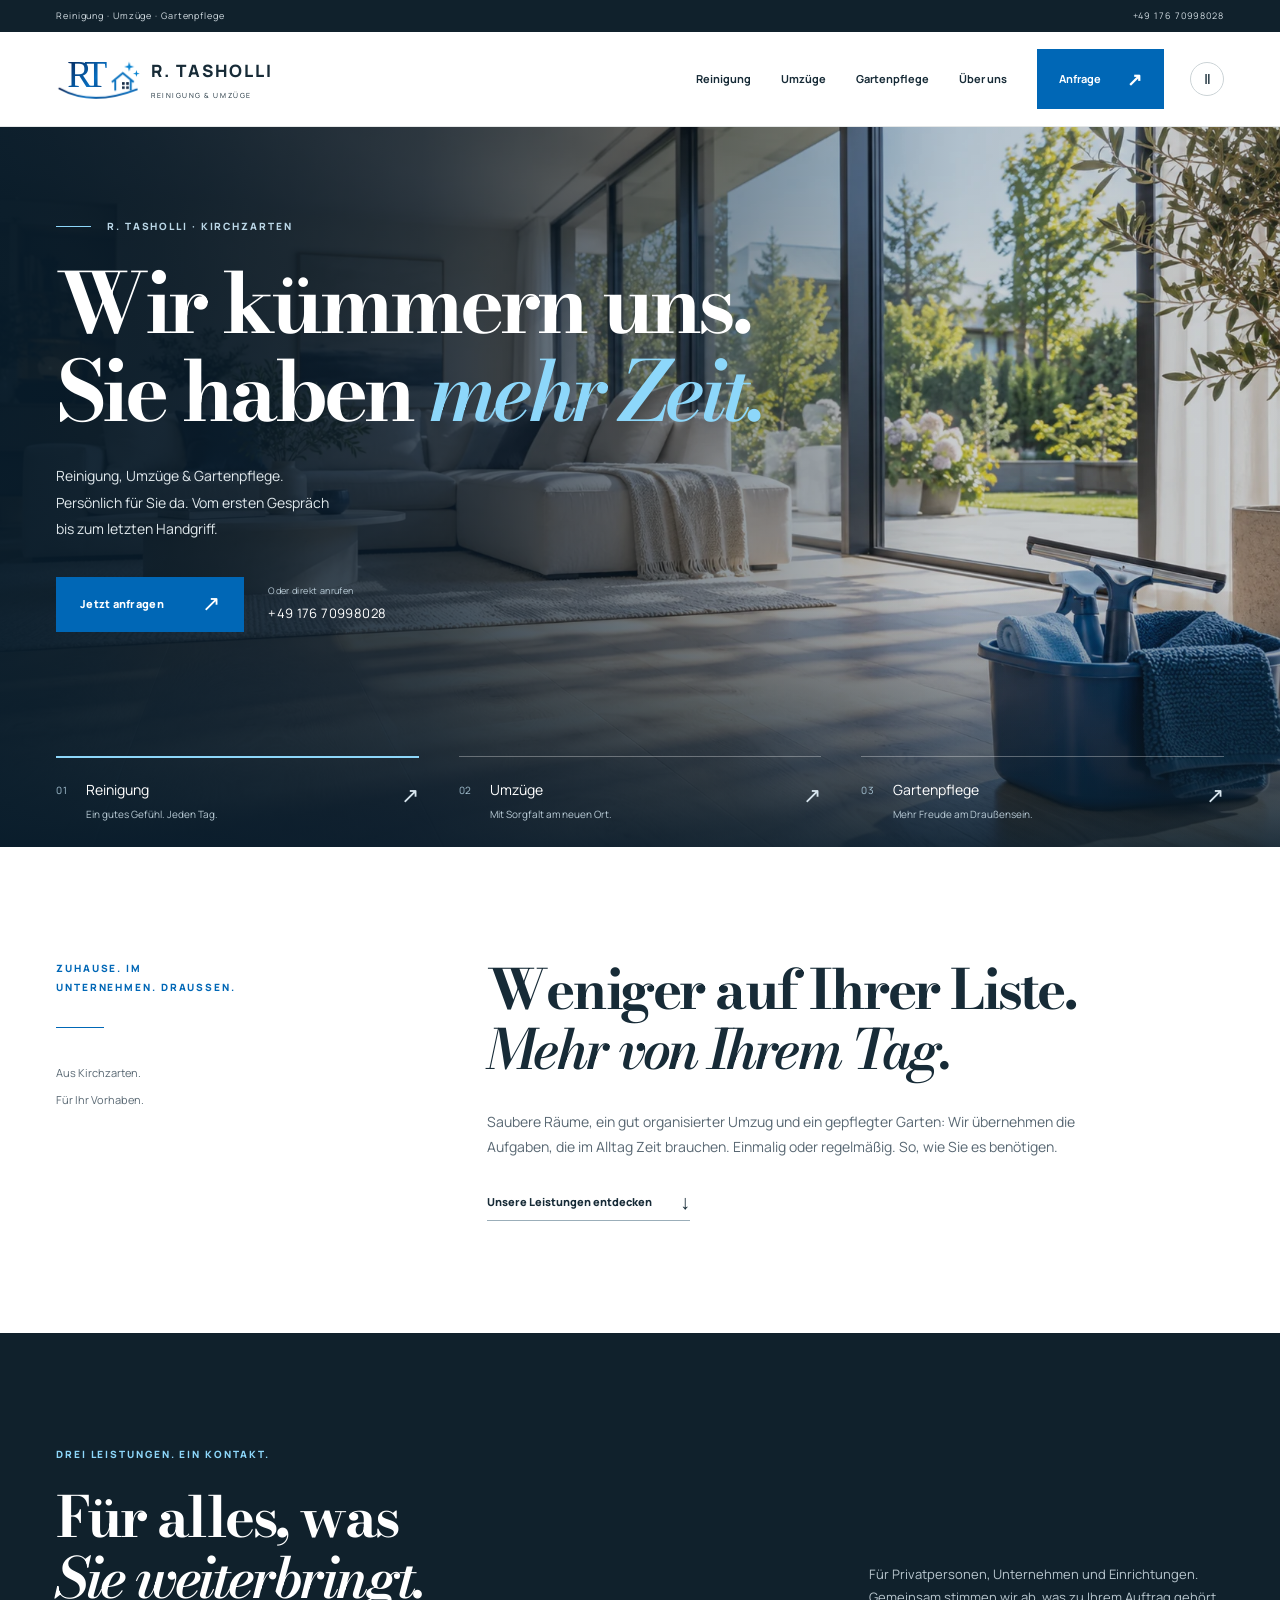
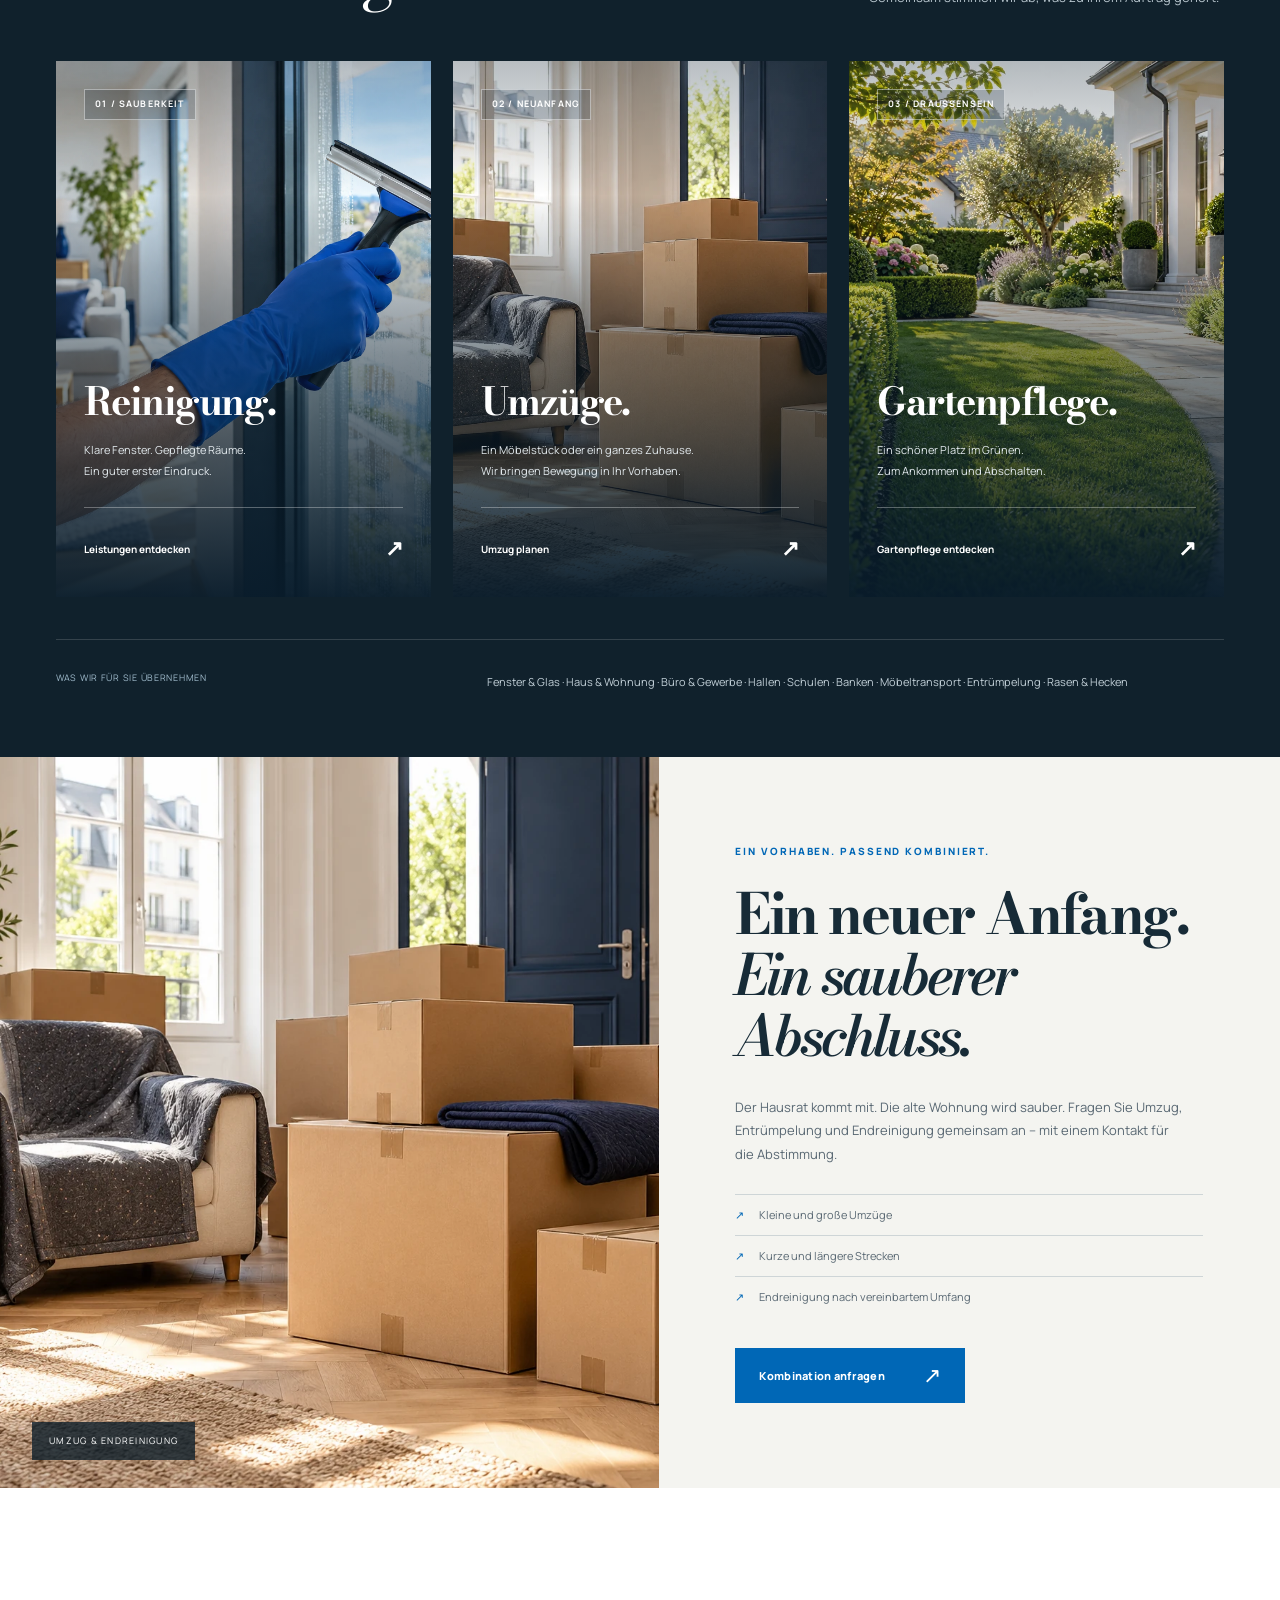
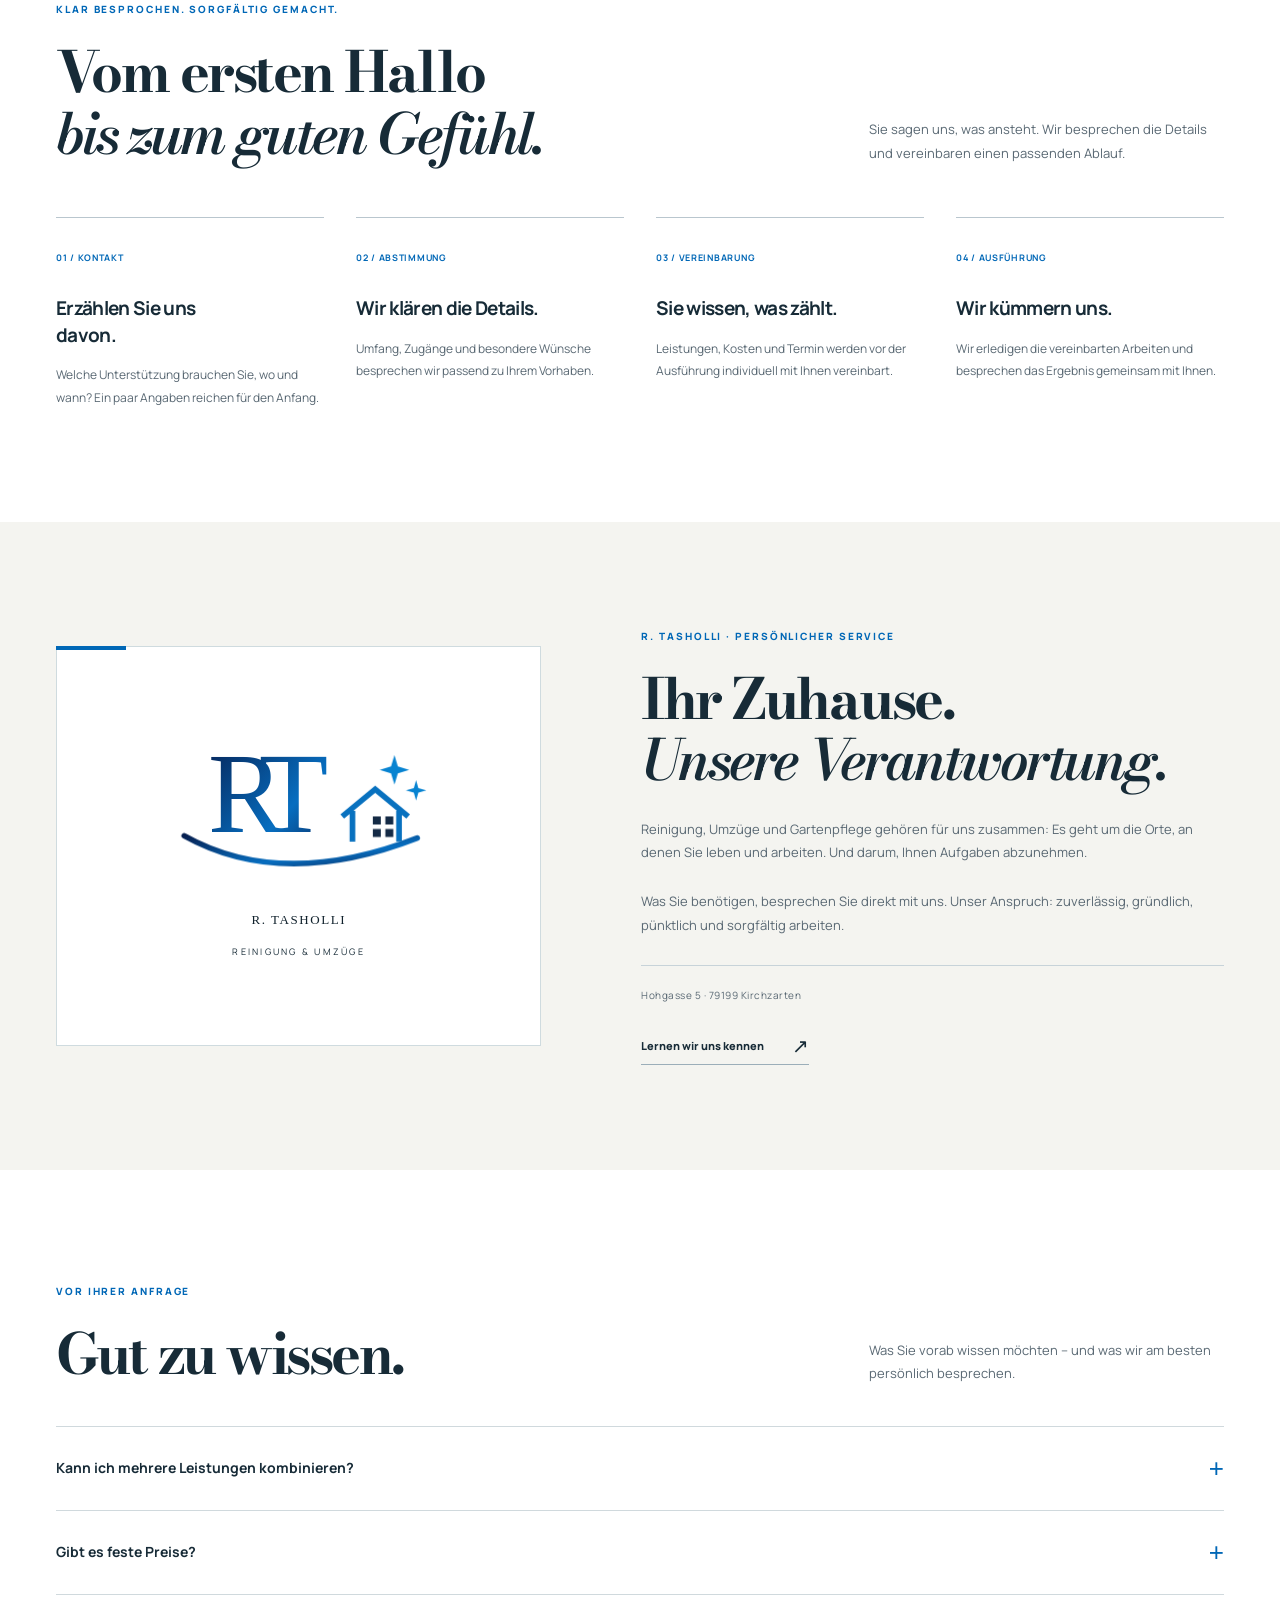
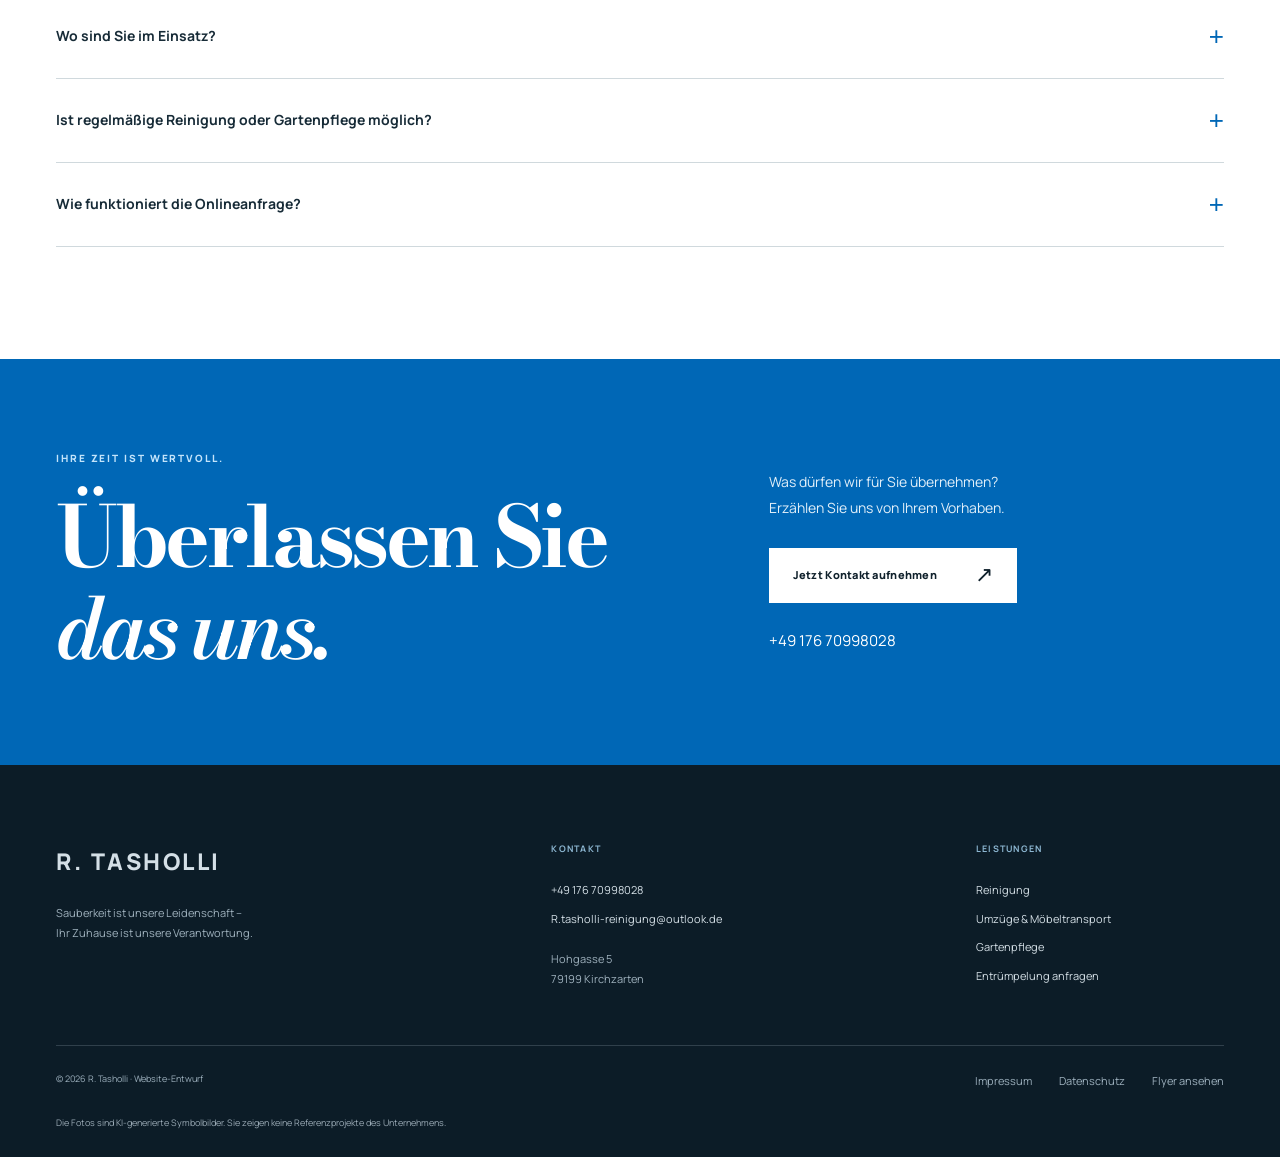
<file: docs/index.html>
<!doctype html><html lang="de"><head><meta charset="utf-8"><meta name="viewport" content="width=device-width,initial-scale=1"><meta name="robots" content="noindex,nofollow"><meta name="theme-color" content="#10212c"><title>Reinigung, Umzüge &amp; Gartenpflege in Kirchzarten | R. Tasholli</title><meta name="description" content="R. Tasholli: Reinigung für Privat und Gewerbe, Umzüge, Möbeltransport, Entrümpelung und Gartenpflege. Persönlich anfragen in Kirchzarten."><meta property="og:title" content="Reinigung, Umzüge &amp; Gartenpflege in Kirchzarten | R. Tasholli"><meta property="og:description" content="R. Tasholli: Reinigung für Privat und Gewerbe, Umzüge, Möbeltransport, Entrümpelung und Gartenpflege. Persönlich anfragen in Kirchzarten."><meta property="og:type" content="website"><meta property="og:image" content="https://kastriottafolli.github.io/r-tasholli-reinigung-umzuege/assets/cleaning.webp"><link rel="icon" href="assets/favicon.svg" type="image/svg+xml"><link rel="preload" href="assets/bodoni-bold.ttf" as="font" type="font/ttf" crossorigin><link rel="stylesheet" href="assets/style.css?v=editorial-20261015"><script src="assets/app.js?v=editorial-20261015" defer></script><script src="assets/editorial.js?v=editorial-20261015" defer></script></head><body class="home"><a href="#main" class="skip">Zum Inhalt</a><div class="topline"><div class="container"><span>Reinigung · Umzüge · Gartenpflege</span><a href="tel:+4917670998028">+49 176 70998028</a></div></div><header class="site-header"><div class="container header-inner"><a class="brand" href="index.html" aria-label="R. Tasholli – Startseite"><svg class="rt-logo" viewBox="0 0 220 124" aria-hidden="true" focusable="false"><defs><linearGradient id="blue-header" x1="0" y1="0" x2="1" y2="1"><stop stop-color="#061f50"/><stop offset=".65" stop-color="#076ec0"/><stop offset="1" stop-color="#0b2b5e"/></linearGradient></defs><g class="logo-letters" fill="url(#blue-header)"><text x="30" y="83" font-family="Georgia,serif" font-size="100" letter-spacing="-16">RT</text></g><path class="logo-house" d="M148 69 177 45 206 69M157 64v27M198 64v27" fill="none" stroke="#0871bf" stroke-width="5"/><path d="M175 69h7v7h-7zm11 0h7v7h-7zm-11 11h7v7h-7zm11 0h7v7h-7z" fill="#142a45"/><path class="logo-swoosh" d="M9 86Q95 134 214 88" fill="none" stroke="url(#blue-header)" stroke-width="5" stroke-linecap="round"/><g fill="#0783d1"><path class="sparkle" d="m194 15 3 10 10 3-10 3-3 10-3-10-10-3 10-3z"/><path class="sparkle second" d="m213 37 2 7 7 2-7 2-2 7-2-7-7-2 7-2z"/></g></svg><span><strong>R. TASHOLLI</strong><small>REINIGUNG &amp; UMZÜGE</small></span></a><button class="menu-toggle" aria-expanded="false" aria-controls="navigation">Menü <span class="menu-lines" aria-hidden="true"></span></button><nav id="navigation" aria-label="Hauptnavigation"><a href="reinigung.html" >Reinigung</a><a href="umzuege.html" >Umzüge</a><a href="gartenpflege.html" >Gartenpflege</a><a href="index.html#unternehmen">Über uns</a><a class="nav-contact" href="kontakt.html">Anfrage <span aria-hidden="true">↗</span></a></nav><button class="motion-toggle" type="button" aria-pressed="false" title="Animationen pausieren" aria-label="Animationen pausieren">Ⅱ</button></div></header><main id="main">
<section class="hero" aria-label="Reinigung, Umzüge und Gartenpflege">
  <div class="hero-gallery" aria-hidden="true">
    <img class="hero-photo is-active" src="assets/cleaning.webp" alt="" width="1672" height="941" fetchpriority="high" decoding="async">
    <img class="hero-photo" src="assets/moving.webp" alt="" width="1536" height="1024" loading="lazy" decoding="async">
    <img class="hero-photo" src="assets/garden.webp" alt="" width="1536" height="1024" loading="lazy" decoding="async">
  </div>
  <div class="hero-shade" aria-hidden="true"></div>
  <div class="container hero-inner">
    <p class="eyebrow hero-enter">R. Tasholli · Kirchzarten</p>
    <h1 class="hero-enter">Wir kümmern uns.<br>Sie haben <em>mehr Zeit.</em></h1>
    <p class="hero-copy hero-enter">Reinigung, Umzüge &amp; Gartenpflege.<br>Persönlich für Sie da. Vom ersten Gespräch<br class="desktop-break"> bis zum letzten Handgriff.</p>
    <div class="buttons hero-enter"><a class="button" href="kontakt.html">Jetzt anfragen <span aria-hidden="true">↗</span></a><a class="hero-call" href="tel:+4917670998028"><span>Oder direkt anrufen</span>+49 176 70998028</a></div>
  </div>
  <div class="hero-bottom container">
    <div class="hero-selectors" role="group" aria-label="Bildmotiv auswählen">
      <button class="hero-select is-active" type="button" aria-pressed="true" data-image="0"><span class="selector-number">01</span><span>Reinigung<small>Ein gutes Gefühl. Jeden Tag.</small></span><span class="selector-arrow" aria-hidden="true">↗</span></button>
      <button class="hero-select" type="button" aria-pressed="false" data-image="1"><span class="selector-number">02</span><span>Umzüge<small>Mit Sorgfalt am neuen Ort.</small></span><span class="selector-arrow" aria-hidden="true">↗</span></button>
      <button class="hero-select" type="button" aria-pressed="false" data-image="2"><span class="selector-number">03</span><span>Gartenpflege<small>Mehr Freude am Draußensein.</small></span><span class="selector-arrow" aria-hidden="true">↗</span></button>
    </div>
  </div>
</section>

<section class="intro-section section container" id="leistungen">
  <div class="intro-label"><p class="eyebrow">Zuhause. Im Unternehmen. Draußen.</p><span class="fine-line" aria-hidden="true"></span><span class="intro-location">Aus Kirchzarten.<br>Für Ihr Vorhaben.</span></div>
  <div class="intro-copy" data-reveal><h2>Weniger auf Ihrer Liste.<br><em>Mehr von Ihrem Tag.</em></h2><p>Saubere Räume, ein gut organisierter Umzug und ein gepflegter Garten: Wir übernehmen die Aufgaben, die im Alltag Zeit brauchen. Einmalig oder regelmäßig. So, wie Sie es benötigen.</p><a class="text-link" href="#servicewelten">Unsere Leistungen entdecken <span aria-hidden="true">↓</span></a></div>
</section>

<section class="service-worlds section" id="servicewelten">
  <div class="container">
    <div class="section-heading" data-reveal><div><p class="eyebrow">Drei Leistungen. Ein Kontakt.</p><h2>Für alles, was<br><em>Sie weiterbringt.</em></h2></div><p>Für Privatpersonen, Unternehmen und Einrichtungen. Gemeinsam stimmen wir ab, was zu Ihrem Auftrag gehört.</p></div>
    <div class="world-grid">
      <a class="world-card" href="reinigung.html" data-reveal><div class="world-image"><img src="assets/fensterreinigung.webp" width="2560" height="1920" alt="Fensterreinigung mit Abzieher, generiertes Symbolbild" loading="lazy"></div><span class="world-number">01 / SAUBERKEIT</span><div class="world-copy"><h3>Reinigung.</h3><p>Klare Fenster. Gepflegte Räume.<br>Ein guter erster Eindruck.</p><span class="world-link">Leistungen entdecken <span aria-hidden="true">↗</span></span></div></a>
      <a class="world-card" href="umzuege.html" data-reveal><div class="world-image"><img src="assets/moving.webp" width="1536" height="1024" alt="Vorbereitete Umzugskartons und geschützter Sessel, generiertes Symbolbild" loading="lazy"></div><span class="world-number">02 / NEUANFANG</span><div class="world-copy"><h3>Umzüge.</h3><p>Ein Möbelstück oder ein ganzes Zuhause.<br>Wir bringen Bewegung in Ihr Vorhaben.</p><span class="world-link">Umzug planen <span aria-hidden="true">↗</span></span></div></a>
      <a class="world-card" href="gartenpflege.html" data-reveal><div class="world-image"><img src="assets/garden.webp" width="1536" height="1024" alt="Gepflegter Garten mit Rasen und Hecken, generiertes Symbolbild" loading="lazy"></div><span class="world-number">03 / DRAUSSENSEIN</span><div class="world-copy"><h3>Gartenpflege.</h3><p>Ein schöner Platz im Grünen.<br>Zum Ankommen und Abschalten.</p><span class="world-link">Gartenpflege entdecken <span aria-hidden="true">↗</span></span></div></a>
    </div>
    <div class="service-directory"><span>Was wir für Sie übernehmen</span><p>Fenster &amp; Glas · Haus &amp; Wohnung · Büro &amp; Gewerbe · Hallen · Schulen · Banken · Möbeltransport · Entrümpelung · Rasen &amp; Hecken</p></div>
  </div>
</section>

<section class="feature-editorial">
  <div class="feature-photo"><img src="assets/moving.webp" width="1536" height="1024" alt="Umzugskartons im hellen Wohnraum, generiertes Symbolbild" loading="lazy"><span class="photo-label">UMZUG &amp; ENDREINIGUNG</span></div>
  <div class="feature-copy" data-reveal><p class="eyebrow">Ein Vorhaben. Passend kombiniert.</p><h2>Ein neuer Anfang.<br><em>Ein sauberer<br>Abschluss.</em></h2><p>Der Hausrat kommt mit. Die alte Wohnung wird sauber. Fragen Sie Umzug, Entrümpelung und Endreinigung gemeinsam an – mit einem Kontakt für die Abstimmung.</p><ul class="feature-list"><li>Kleine und große Umzüge</li><li>Kurze und längere Strecken</li><li>Endreinigung nach vereinbartem Umfang</li></ul><a class="button" href="kontakt.html?service=Umzug%20%2B%20Endreinigung">Kombination anfragen <span aria-hidden="true">↗</span></a></div>
</section>

<section class="section container process-section" id="ablauf"><div class="section-heading" data-reveal><div><p class="eyebrow">Klar besprochen. Sorgfältig gemacht.</p><h2>Vom ersten Hallo<br><em>bis zum guten Gefühl.</em></h2></div><p>Sie sagen uns, was ansteht. Wir besprechen die Details und vereinbaren einen passenden Ablauf.</p></div><div class="steps">
  <article data-reveal><span class="step-no">01 / KONTAKT</span><h3>Erzählen Sie uns davon.</h3><p>Welche Unterstützung brauchen Sie, wo und wann? Ein paar Angaben reichen für den Anfang.</p></article>
  <article data-reveal><span class="step-no">02 / ABSTIMMUNG</span><h3>Wir klären die Details.</h3><p>Umfang, Zugänge und besondere Wünsche besprechen wir passend zu Ihrem Vorhaben.</p></article>
  <article data-reveal><span class="step-no">03 / VEREINBARUNG</span><h3>Sie wissen, was zählt.</h3><p>Leistungen, Kosten und Termin werden vor der Ausführung individuell mit Ihnen vereinbart.</p></article>
  <article data-reveal><span class="step-no">04 / AUSFÜHRUNG</span><h3>Wir kümmern uns.</h3><p>Wir erledigen die vereinbarten Arbeiten und besprechen das Ergebnis gemeinsam mit Ihnen.</p></article>
</div></section>

<section class="about-section" id="unternehmen"><div class="container about-grid"><div class="brand-stage"><svg class="rt-logo" viewBox="0 0 220 124" aria-hidden="true" focusable="false"><defs><linearGradient id="blue-about" x1="0" y1="0" x2="1" y2="1"><stop stop-color="#061f50"/><stop offset=".65" stop-color="#076ec0"/><stop offset="1" stop-color="#0b2b5e"/></linearGradient></defs><g class="logo-letters" fill="url(#blue-about)"><text x="30" y="83" font-family="Georgia,serif" font-size="100" letter-spacing="-16">RT</text></g><path class="logo-house" d="M148 69 177 45 206 69M157 64v27M198 64v27" fill="none" stroke="#0871bf" stroke-width="5"/><path d="M175 69h7v7h-7zm11 0h7v7h-7zm-11 11h7v7h-7zm11 0h7v7h-7z" fill="#142a45"/><path class="logo-swoosh" d="M9 86Q95 134 214 88" fill="none" stroke="url(#blue-about)" stroke-width="5" stroke-linecap="round"/><g fill="#0783d1"><path class="sparkle" d="m194 15 3 10 10 3-10 3-3 10-3-10-10-3 10-3z"/><path class="sparkle second" d="m213 37 2 7 7 2-7 2-2 7-2-7-7-2 7-2z"/></g></svg><p>R. TASHOLLI</p><span>REINIGUNG & UMZÜGE</span></div><div data-reveal><p class="eyebrow">R. Tasholli · Persönlicher Service</p><h2>Ihr Zuhause.<br><em>Unsere Verantwortung.</em></h2><p>Reinigung, Umzüge und Gartenpflege gehören für uns zusammen: Es geht um die Orte, an denen Sie leben und arbeiten. Und darum, Ihnen Aufgaben abzunehmen.</p><p>Was Sie benötigen, besprechen Sie direkt mit uns. Unser Anspruch: zuverlässig, gründlich, pünktlich und sorgfältig arbeiten.</p><div class="address-line">Hohgasse 5 · 79199 Kirchzarten</div><a class="text-link" href="kontakt.html">Lernen wir uns kennen <span aria-hidden="true">↗</span></a></div></div></section>

<section class="section container faq-section"><div class="section-heading" data-reveal><div><p class="eyebrow">Vor Ihrer Anfrage</p><h2>Gut zu wissen.</h2></div><p>Was Sie vorab wissen möchten – und was wir am besten persönlich besprechen.</p></div><div class="faq"><details><summary>Kann ich mehrere Leistungen kombinieren?<span aria-hidden="true">+</span></summary><div><p>Ja. Reinigung, Umzug, Möbeltransport, Entrümpelung und Gartenpflege können gemeinsam angefragt werden. Wir stimmen Umfang, Termine und Kosten passend zueinander ab.</p></div></details><details><summary>Gibt es feste Preise?<span aria-hidden="true">+</span></summary><div><p>Die Kosten hängen vom Auftrag ab: bei Reinigung etwa von Fläche und Zustand, beim Umzug von Hausrat, Strecke und Zugängen, bei Gartenpflege von Fläche und Pflegeaufwand. Sie erhalten eine individuelle Abstimmung statt eines pauschalen Onlinepreises.</p></div></details><details><summary>Wo sind Sie im Einsatz?<span aria-hidden="true">+</span></summary><div><p>Unser Standort ist Hohgasse 5 in 79199 Kirchzarten. Nennen Sie uns den Einsatzort oder Start und Ziel Ihres Umzugs. Ob wir den Auftrag dort übernehmen können, klären wir mit Ihnen.</p></div></details><details><summary>Ist regelmäßige Reinigung oder Gartenpflege möglich?<span aria-hidden="true">+</span></summary><div><p>Sie können sowohl einen einzelnen Einsatz als auch eine regelmäßige Betreuung anfragen. Das passende Intervall und verfügbare Termine werden mit Ihnen vereinbart.</p></div></details><details><summary>Wie funktioniert die Onlineanfrage?<span aria-hidden="true">+</span></summary><div><p>Der Anfrage-Assistent bereitet aus Ihren Angaben einen E-Mail-Entwurf vor. Sie prüfen die Nachricht in Ihrem eigenen E-Mail-Programm und senden sie selbst ab. Alternativ erreichen Sie uns telefonisch.</p></div></details></div></section>
<section class="cta-section"><div class="container cta-layout" data-reveal><div><p class="eyebrow">Ihre Zeit ist wertvoll.</p><h2>Überlassen Sie<br><em>das uns.</em></h2></div><div><p>Was dürfen wir für Sie übernehmen?<br>Erzählen Sie uns von Ihrem Vorhaben.</p><a class="button" href="kontakt.html">Jetzt Kontakt aufnehmen <span aria-hidden="true">↗</span></a><a class="cta-phone" href="tel:+4917670998028">+49 176 70998028</a></div></div></section>
</main><footer class="footer"><div class="container"><div class="footer-top"><div><a class="footer-name" href="index.html">R. TASHOLLI</a><p>Sauberkeit ist unsere Leidenschaft –<br>Ihr Zuhause ist unsere Verantwortung.</p></div><div><strong>Kontakt</strong><a href="tel:+4917670998028">+49 176 70998028</a><a class="email" href="mailto:R.tasholli-reinigung@outlook.de">R.tasholli-reinigung@outlook.de</a><p>Hohgasse 5<br>79199 Kirchzarten</p></div><div><strong>Leistungen</strong><a href="reinigung.html">Reinigung</a><a href="umzuege.html">Umzüge & Möbeltransport</a><a href="gartenpflege.html">Gartenpflege</a><a href="kontakt.html?service=Entrümpelung">Entrümpelung anfragen</a></div></div><div class="footer-bottom"><span>© 2026 R. Tasholli · Website-Entwurf</span><div><a href="impressum.html">Impressum</a><a href="datenschutz.html">Datenschutz</a><a href="assets/flyer-a5.pdf" download>Flyer ansehen</a></div></div><p class="image-note">Die Fotos sind KI-generierte Symbolbilder. Sie zeigen keine Referenzprojekte des Unternehmens.</p></div></footer><div class="mobile-contact"><a href="tel:+4917670998028">Anrufen</a><a href="kontakt.html">Anfragen <span aria-hidden="true">↗</span></a></div></body></html>
</file>
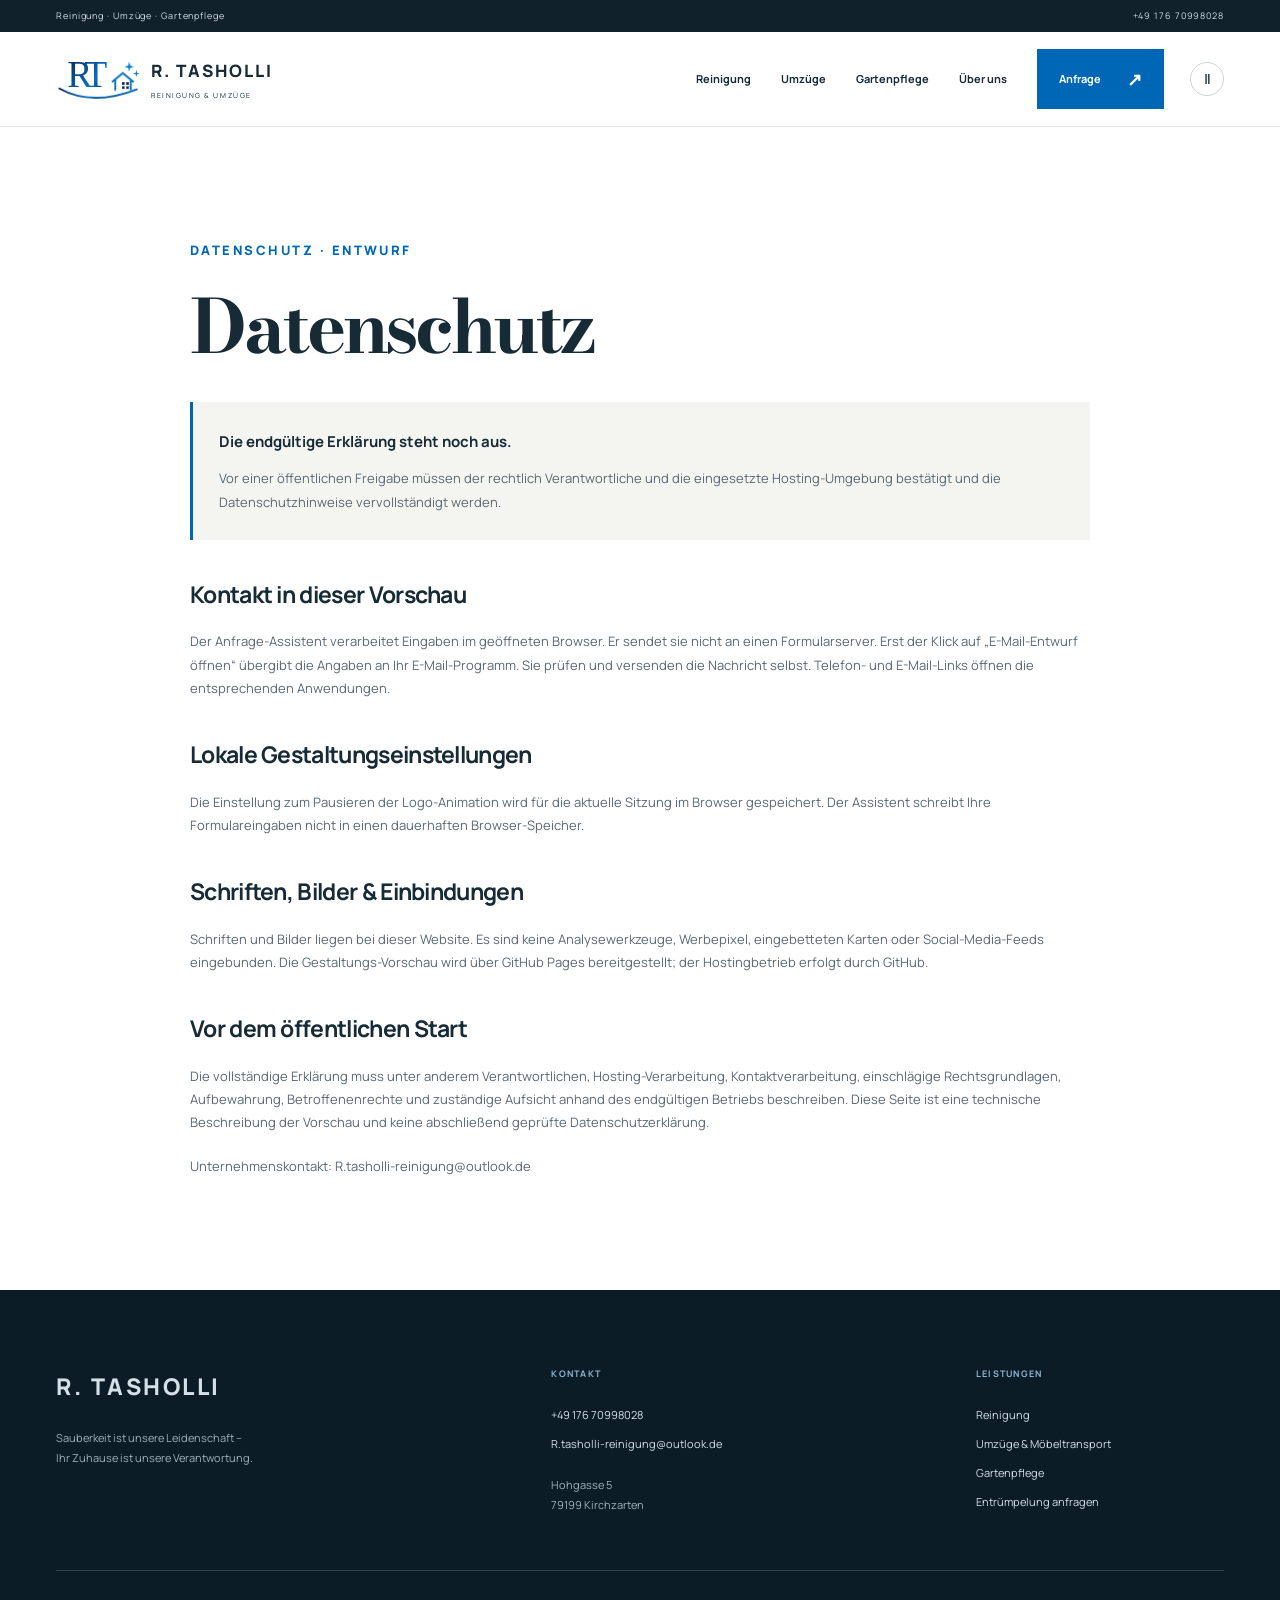
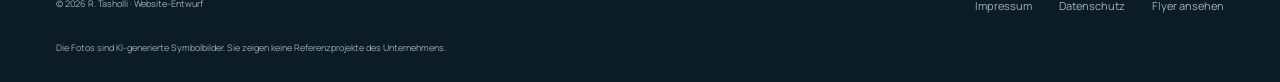
<file: docs/datenschutz.html>
<!doctype html><html lang="de"><head><meta charset="utf-8"><meta name="viewport" content="width=device-width,initial-scale=1"><meta name="robots" content="noindex,nofollow"><meta name="theme-color" content="#10212c"><title>Datenschutz – Entwurf | R. Tasholli</title><meta name="description" content="Technische Hinweise zur Gestaltungs-Vorschau und zum lokalen E-Mail-Anfrage-Assistenten. Rechtliche Angaben vor öffentlicher Freigabe ergänzen."><meta property="og:title" content="Datenschutz – Entwurf | R. Tasholli"><meta property="og:description" content="Technische Hinweise zur Gestaltungs-Vorschau und zum lokalen E-Mail-Anfrage-Assistenten. Rechtliche Angaben vor öffentlicher Freigabe ergänzen."><meta property="og:type" content="website"><meta property="og:image" content="https://kastriottafolli.github.io/r-tasholli-reinigung-umzuege/assets/cleaning.webp"><link rel="icon" href="assets/favicon.svg" type="image/svg+xml"><link rel="preload" href="assets/bodoni-bold.ttf" as="font" type="font/ttf" crossorigin><link rel="stylesheet" href="assets/style.css?v=editorial-20261015"><script src="assets/app.js?v=editorial-20261015" defer></script><script src="assets/editorial.js?v=editorial-20261015" defer></script></head><body><a href="#main" class="skip">Zum Inhalt</a><div class="topline"><div class="container"><span>Reinigung · Umzüge · Gartenpflege</span><a href="tel:+4917670998028">+49 176 70998028</a></div></div><header class="site-header"><div class="container header-inner"><a class="brand" href="index.html" aria-label="R. Tasholli – Startseite"><svg class="rt-logo" viewBox="0 0 220 124" aria-hidden="true" focusable="false"><defs><linearGradient id="blue-header" x1="0" y1="0" x2="1" y2="1"><stop stop-color="#061f50"/><stop offset=".65" stop-color="#076ec0"/><stop offset="1" stop-color="#0b2b5e"/></linearGradient></defs><g class="logo-letters" fill="url(#blue-header)"><text x="30" y="83" font-family="Georgia,serif" font-size="100" letter-spacing="-16">RT</text></g><path class="logo-house" d="M148 69 177 45 206 69M157 64v27M198 64v27" fill="none" stroke="#0871bf" stroke-width="5"/><path d="M175 69h7v7h-7zm11 0h7v7h-7zm-11 11h7v7h-7zm11 0h7v7h-7z" fill="#142a45"/><path class="logo-swoosh" d="M9 86Q95 134 214 88" fill="none" stroke="url(#blue-header)" stroke-width="5" stroke-linecap="round"/><g fill="#0783d1"><path class="sparkle" d="m194 15 3 10 10 3-10 3-3 10-3-10-10-3 10-3z"/><path class="sparkle second" d="m213 37 2 7 7 2-7 2-2 7-2-7-7-2 7-2z"/></g></svg><span><strong>R. TASHOLLI</strong><small>REINIGUNG &amp; UMZÜGE</small></span></a><button class="menu-toggle" aria-expanded="false" aria-controls="navigation">Menü <span class="menu-lines" aria-hidden="true"></span></button><nav id="navigation" aria-label="Hauptnavigation"><a href="reinigung.html" >Reinigung</a><a href="umzuege.html" >Umzüge</a><a href="gartenpflege.html" >Gartenpflege</a><a href="index.html#unternehmen">Über uns</a><a class="nav-contact" href="kontakt.html">Anfrage <span aria-hidden="true">↗</span></a></nav><button class="motion-toggle" type="button" aria-pressed="false" title="Animationen pausieren" aria-label="Animationen pausieren">Ⅱ</button></div></header><main id="main"><section class="section container narrow"><p class="eyebrow">Datenschutz · Entwurf</p><h1>Datenschutz</h1><div class="notice"><strong>Die endgültige Erklärung steht noch aus.</strong><p>Vor einer öffentlichen Freigabe müssen der rechtlich Verantwortliche und die eingesetzte Hosting-Umgebung bestätigt und die Datenschutzhinweise vervollständigt werden.</p></div><h2>Kontakt in dieser Vorschau</h2><p>Der Anfrage-Assistent verarbeitet Eingaben im geöffneten Browser. Er sendet sie nicht an einen Formularserver. Erst der Klick auf „E-Mail-Entwurf öffnen“ übergibt die Angaben an Ihr E-Mail-Programm. Sie prüfen und versenden die Nachricht selbst. Telefon- und E-Mail-Links öffnen die entsprechenden Anwendungen.</p><h2>Lokale Gestaltungseinstellungen</h2><p>Die Einstellung zum Pausieren der Logo-Animation wird für die aktuelle Sitzung im Browser gespeichert. Der Assistent schreibt Ihre Formulareingaben nicht in einen dauerhaften Browser-Speicher.</p><h2>Schriften, Bilder & Einbindungen</h2><p>Schriften und Bilder liegen bei dieser Website. Es sind keine Analysewerkzeuge, Werbepixel, eingebetteten Karten oder Social-Media-Feeds eingebunden. Die Gestaltungs-Vorschau wird über GitHub Pages bereitgestellt; der Hostingbetrieb erfolgt durch GitHub.</p><h2>Vor dem öffentlichen Start</h2><p>Die vollständige Erklärung muss unter anderem Verantwortlichen, Hosting-Verarbeitung, Kontaktverarbeitung, einschlägige Rechtsgrundlagen, Aufbewahrung, Betroffenenrechte und zuständige Aufsicht anhand des endgültigen Betriebs beschreiben. Diese Seite ist eine technische Beschreibung der Vorschau und keine abschließend geprüfte Datenschutzerklärung.</p><p>Unternehmenskontakt: <a class="email" href="mailto:R.tasholli-reinigung@outlook.de">R.tasholli-reinigung@outlook.de</a></p></section></main><footer class="footer"><div class="container"><div class="footer-top"><div><a class="footer-name" href="index.html">R. TASHOLLI</a><p>Sauberkeit ist unsere Leidenschaft –<br>Ihr Zuhause ist unsere Verantwortung.</p></div><div><strong>Kontakt</strong><a href="tel:+4917670998028">+49 176 70998028</a><a class="email" href="mailto:R.tasholli-reinigung@outlook.de">R.tasholli-reinigung@outlook.de</a><p>Hohgasse 5<br>79199 Kirchzarten</p></div><div><strong>Leistungen</strong><a href="reinigung.html">Reinigung</a><a href="umzuege.html">Umzüge & Möbeltransport</a><a href="gartenpflege.html">Gartenpflege</a><a href="kontakt.html?service=Entrümpelung">Entrümpelung anfragen</a></div></div><div class="footer-bottom"><span>© 2026 R. Tasholli · Website-Entwurf</span><div><a href="impressum.html">Impressum</a><a href="datenschutz.html">Datenschutz</a><a href="assets/flyer-a5.pdf" download>Flyer ansehen</a></div></div><p class="image-note">Die Fotos sind KI-generierte Symbolbilder. Sie zeigen keine Referenzprojekte des Unternehmens.</p></div></footer><div class="mobile-contact"><a href="tel:+4917670998028">Anrufen</a><a href="kontakt.html">Anfragen <span aria-hidden="true">↗</span></a></div></body></html>
</file>
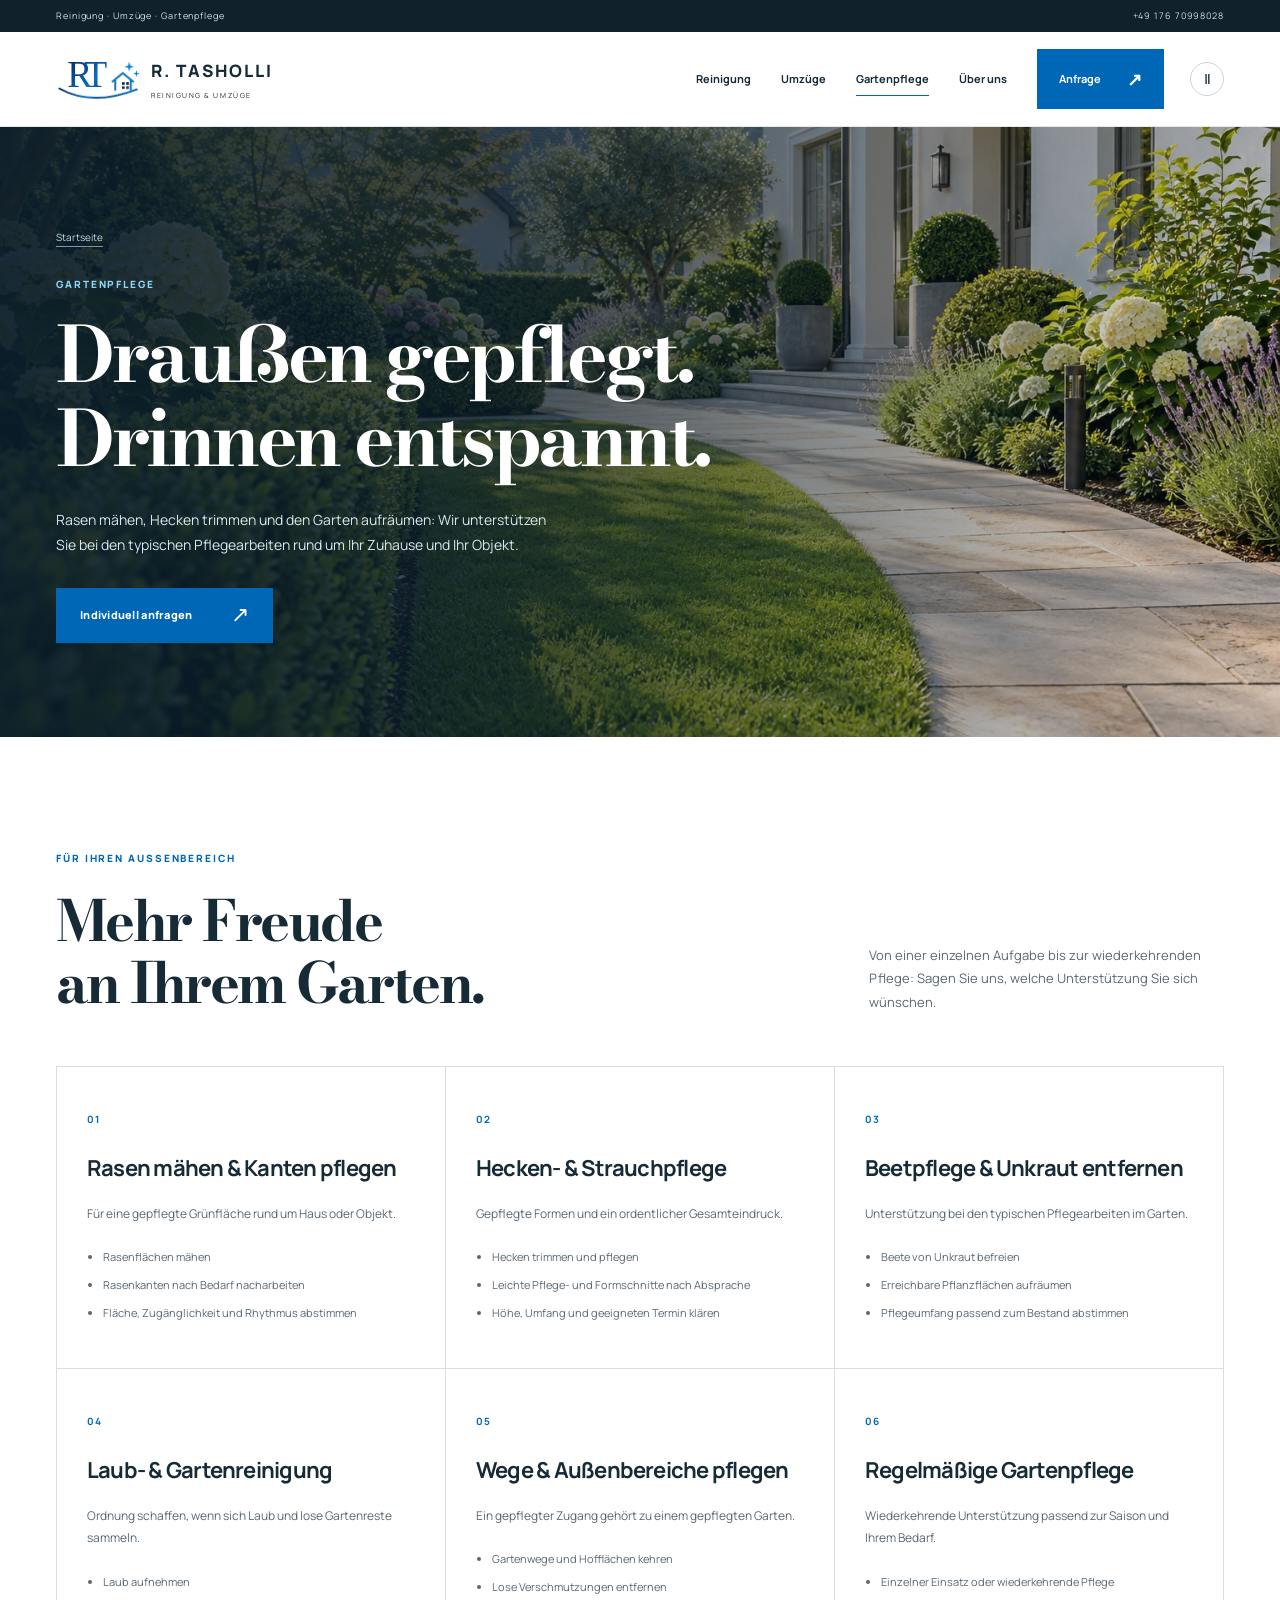
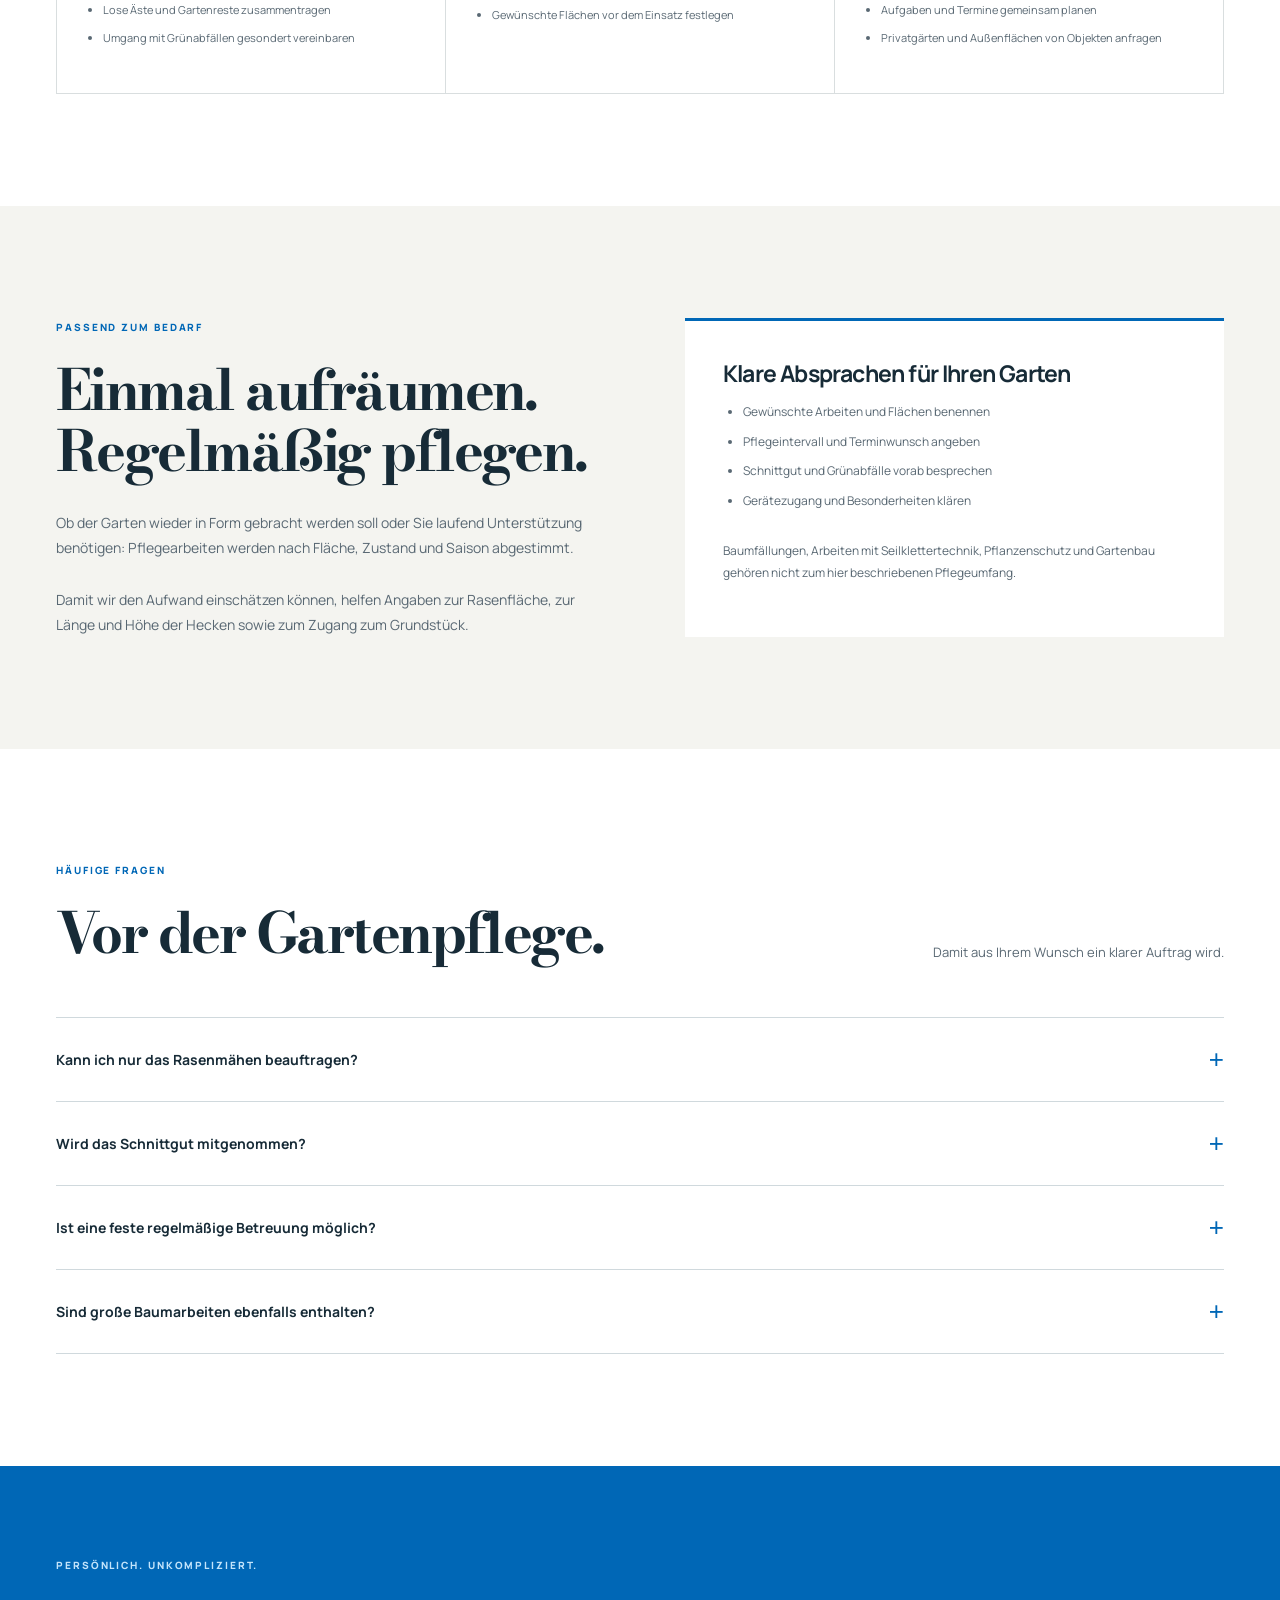
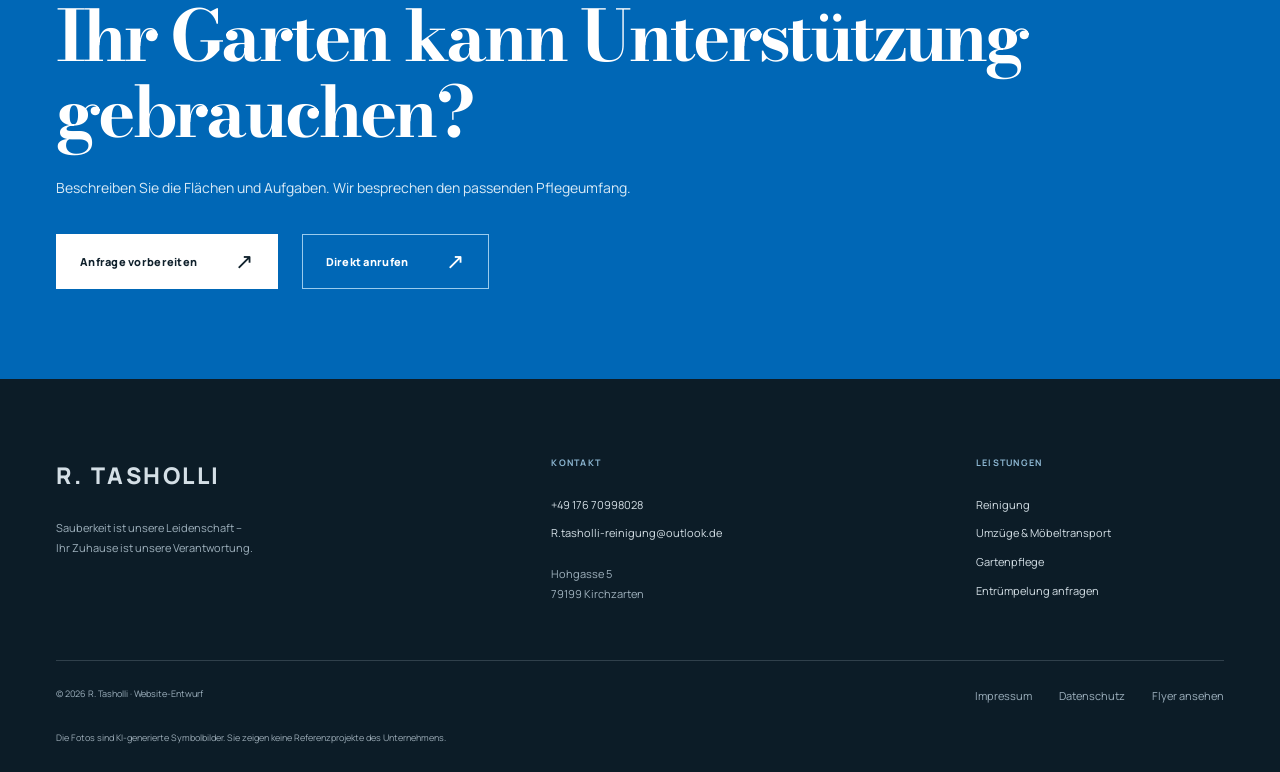
<file: docs/gartenpflege.html>
<!doctype html><html lang="de"><head><meta charset="utf-8"><meta name="viewport" content="width=device-width,initial-scale=1"><meta name="robots" content="noindex,nofollow"><meta name="theme-color" content="#10212c"><title>Gartenpflege, Rasenmähen &amp; Heckenschnitt | R. Tasholli</title><meta name="description" content="R. Tasholli unterstützt bei Rasenmähen, Heckenschnitt, Beetpflege, Laubbeseitigung und Gartenreinigung. Einzelne und regelmäßige Einsätze anfragen."><meta property="og:title" content="Gartenpflege, Rasenmähen &amp; Heckenschnitt | R. Tasholli"><meta property="og:description" content="R. Tasholli unterstützt bei Rasenmähen, Heckenschnitt, Beetpflege, Laubbeseitigung und Gartenreinigung. Einzelne und regelmäßige Einsätze anfragen."><meta property="og:type" content="website"><meta property="og:image" content="https://kastriottafolli.github.io/r-tasholli-reinigung-umzuege/assets/cleaning.webp"><link rel="icon" href="assets/favicon.svg" type="image/svg+xml"><link rel="preload" href="assets/bodoni-bold.ttf" as="font" type="font/ttf" crossorigin><link rel="stylesheet" href="assets/style.css?v=editorial-20261015"><script src="assets/app.js?v=editorial-20261015" defer></script><script src="assets/editorial.js?v=editorial-20261015" defer></script></head><body><a href="#main" class="skip">Zum Inhalt</a><div class="topline"><div class="container"><span>Reinigung · Umzüge · Gartenpflege</span><a href="tel:+4917670998028">+49 176 70998028</a></div></div><header class="site-header"><div class="container header-inner"><a class="brand" href="index.html" aria-label="R. Tasholli – Startseite"><svg class="rt-logo" viewBox="0 0 220 124" aria-hidden="true" focusable="false"><defs><linearGradient id="blue-header" x1="0" y1="0" x2="1" y2="1"><stop stop-color="#061f50"/><stop offset=".65" stop-color="#076ec0"/><stop offset="1" stop-color="#0b2b5e"/></linearGradient></defs><g class="logo-letters" fill="url(#blue-header)"><text x="30" y="83" font-family="Georgia,serif" font-size="100" letter-spacing="-16">RT</text></g><path class="logo-house" d="M148 69 177 45 206 69M157 64v27M198 64v27" fill="none" stroke="#0871bf" stroke-width="5"/><path d="M175 69h7v7h-7zm11 0h7v7h-7zm-11 11h7v7h-7zm11 0h7v7h-7z" fill="#142a45"/><path class="logo-swoosh" d="M9 86Q95 134 214 88" fill="none" stroke="url(#blue-header)" stroke-width="5" stroke-linecap="round"/><g fill="#0783d1"><path class="sparkle" d="m194 15 3 10 10 3-10 3-3 10-3-10-10-3 10-3z"/><path class="sparkle second" d="m213 37 2 7 7 2-7 2-2 7-2-7-7-2 7-2z"/></g></svg><span><strong>R. TASHOLLI</strong><small>REINIGUNG &amp; UMZÜGE</small></span></a><button class="menu-toggle" aria-expanded="false" aria-controls="navigation">Menü <span class="menu-lines" aria-hidden="true"></span></button><nav id="navigation" aria-label="Hauptnavigation"><a href="reinigung.html" >Reinigung</a><a href="umzuege.html" >Umzüge</a><a href="gartenpflege.html" aria-current=page>Gartenpflege</a><a href="index.html#unternehmen">Über uns</a><a class="nav-contact" href="kontakt.html">Anfrage <span aria-hidden="true">↗</span></a></nav><button class="motion-toggle" type="button" aria-pressed="false" title="Animationen pausieren" aria-label="Animationen pausieren">Ⅱ</button></div></header><main id="main"><section class="detail-hero"><div class="detail-hero-copy container"><a class="breadcrumb" href="index.html">Startseite</a><p class="eyebrow">Gartenpflege</p><h1>Draußen gepflegt.<br>Drinnen entspannt.</h1><p>Rasen mähen, Hecken trimmen und den Garten aufräumen: Wir unterstützen Sie bei den typischen Pflegearbeiten rund um Ihr Zuhause und Ihr Objekt.</p><a class="button " href="kontakt.html?service=Gartenpflege">Individuell anfragen<span aria-hidden="true">↗</span></a></div><figure aria-hidden="true"><img fetchpriority="high" src="assets/garden.webp" alt="Gartenpflege – KI-generiertes Symbolbild" width="1536" height="1024"><figcaption>Symbolbild</figcaption></figure></section><section class="section container"><div class="section-heading"><div><p class="eyebrow">Für Ihren Außenbereich</p><h2>Mehr Freude<br>an Ihrem Garten.</h2></div><p>Von einer einzelnen Aufgabe bis zur wiederkehrenden Pflege: Sagen Sie uns, welche Unterstützung Sie sich wünschen.</p></div><div class="offering-grid"><article class="offering"><span class="offering-index">01</span><h3>Rasen mähen & Kanten pflegen</h3><p>Für eine gepflegte Grünfläche rund um Haus oder Objekt.</p><ul><li>Rasenflächen mähen</li><li>Rasenkanten nach Bedarf nacharbeiten</li><li>Fläche, Zugänglichkeit und Rhythmus abstimmen</li></ul></article><article class="offering"><span class="offering-index">02</span><h3>Hecken- & Strauchpflege</h3><p>Gepflegte Formen und ein ordentlicher Gesamteindruck.</p><ul><li>Hecken trimmen und pflegen</li><li>Leichte Pflege- und Formschnitte nach Absprache</li><li>Höhe, Umfang und geeigneten Termin klären</li></ul></article><article class="offering"><span class="offering-index">03</span><h3>Beetpflege & Unkraut entfernen</h3><p>Unterstützung bei den typischen Pflegearbeiten im Garten.</p><ul><li>Beete von Unkraut befreien</li><li>Erreichbare Pflanzflächen aufräumen</li><li>Pflegeumfang passend zum Bestand abstimmen</li></ul></article><article class="offering"><span class="offering-index">04</span><h3>Laub- & Gartenreinigung</h3><p>Ordnung schaffen, wenn sich Laub und lose Gartenreste sammeln.</p><ul><li>Laub aufnehmen</li><li>Lose Äste und Gartenreste zusammentragen</li><li>Umgang mit Grünabfällen gesondert vereinbaren</li></ul></article><article class="offering"><span class="offering-index">05</span><h3>Wege & Außenbereiche pflegen</h3><p>Ein gepflegter Zugang gehört zu einem gepflegten Garten.</p><ul><li>Gartenwege und Hofflächen kehren</li><li>Lose Verschmutzungen entfernen</li><li>Gewünschte Flächen vor dem Einsatz festlegen</li></ul></article><article class="offering"><span class="offering-index">06</span><h3>Regelmäßige Gartenpflege</h3><p>Wiederkehrende Unterstützung passend zur Saison und Ihrem Bedarf.</p><ul><li>Einzelner Einsatz oder wiederkehrende Pflege</li><li>Aufgaben und Termine gemeinsam planen</li><li>Privatgärten und Außenflächen von Objekten anfragen</li></ul></article></div></section><section class="section muted"><div class="container two-column"><div><p class="eyebrow">Passend zum Bedarf</p><h2>Einmal aufräumen.<br>Regelmäßig pflegen.</h2><p>Ob der Garten wieder in Form gebracht werden soll oder Sie laufend Unterstützung benötigen: Pflegearbeiten werden nach Fläche, Zustand und Saison abgestimmt.</p><p>Damit wir den Aufwand einschätzen können, helfen Angaben zur Rasenfläche, zur Länge und Höhe der Hecken sowie zum Zugang zum Grundstück.</p></div><div class="check-panel"><h3>Klare Absprachen für Ihren Garten</h3><ul><li>Gewünschte Arbeiten und Flächen benennen</li><li>Pflegeintervall und Terminwunsch angeben</li><li>Schnittgut und Grünabfälle vorab besprechen</li><li>Gerätezugang und Besonderheiten klären</li></ul><p>Baumfällungen, Arbeiten mit Seilklettertechnik, Pflanzenschutz und Gartenbau gehören nicht zum hier beschriebenen Pflegeumfang.</p></div></div></section><section class="section container"><div class="section-heading"><div><p class="eyebrow">Häufige Fragen</p><h2>Vor der Gartenpflege.</h2></div><p>Damit aus Ihrem Wunsch ein klarer Auftrag wird.</p></div><div class="faq"><details><summary>Kann ich nur das Rasenmähen beauftragen?<span aria-hidden="true">+</span></summary><div><p>Ja. Einzelne Arbeiten können genauso angefragt werden wie mehrere Aufgaben zusammen. Nennen Sie uns die ungefähre Fläche und den gewünschten Termin.</p></div></details><details><summary>Wird das Schnittgut mitgenommen?<span aria-hidden="true">+</span></summary><div><p>Abtransport und Umgang mit Grünabfällen werden gesondert vereinbart. Teilen Sie uns mit, ob auf Ihrem Grundstück gesammelt werden kann oder Sie eine Abholung wünschen.</p></div></details><details><summary>Ist eine feste regelmäßige Betreuung möglich?<span aria-hidden="true">+</span></summary><div><p>Eine wiederkehrende Pflege können Sie anfragen. Aufgaben, Intervall und verfügbare Termine stimmen wir individuell mit Ihnen ab.</p></div></details><details><summary>Sind große Baumarbeiten ebenfalls enthalten?<span aria-hidden="true">+</span></summary><div><p>Das dargestellte Angebot umfasst typische Gartenpflege. Baumfällungen, Höhenarbeiten und spezialisierte Maßnahmen sind nicht pauschal Teil dieser Leistungen.</p></div></details></div></section><section class="cta-section"><div class="container"><p class="eyebrow">Persönlich. Unkompliziert.</p><h2>Ihr Garten kann Unterstützung gebrauchen?</h2><p>Beschreiben Sie die Flächen und Aufgaben. Wir besprechen den passenden Pflegeumfang.</p><div class="buttons"><a class="button " href="kontakt.html">Anfrage vorbereiten<span aria-hidden="true">↗</span></a><a class="button secondary" href="tel:+4917670998028">Direkt anrufen<span aria-hidden="true">↗</span></a></div></div><span class="cta-mark" aria-hidden="true">RT</span></section></main><footer class="footer"><div class="container"><div class="footer-top"><div><a class="footer-name" href="index.html">R. TASHOLLI</a><p>Sauberkeit ist unsere Leidenschaft –<br>Ihr Zuhause ist unsere Verantwortung.</p></div><div><strong>Kontakt</strong><a href="tel:+4917670998028">+49 176 70998028</a><a class="email" href="mailto:R.tasholli-reinigung@outlook.de">R.tasholli-reinigung@outlook.de</a><p>Hohgasse 5<br>79199 Kirchzarten</p></div><div><strong>Leistungen</strong><a href="reinigung.html">Reinigung</a><a href="umzuege.html">Umzüge & Möbeltransport</a><a href="gartenpflege.html">Gartenpflege</a><a href="kontakt.html?service=Entrümpelung">Entrümpelung anfragen</a></div></div><div class="footer-bottom"><span>© 2026 R. Tasholli · Website-Entwurf</span><div><a href="impressum.html">Impressum</a><a href="datenschutz.html">Datenschutz</a><a href="assets/flyer-a5.pdf" download>Flyer ansehen</a></div></div><p class="image-note">Die Fotos sind KI-generierte Symbolbilder. Sie zeigen keine Referenzprojekte des Unternehmens.</p></div></footer><div class="mobile-contact"><a href="tel:+4917670998028">Anrufen</a><a href="kontakt.html">Anfragen <span aria-hidden="true">↗</span></a></div></body></html>
</file>
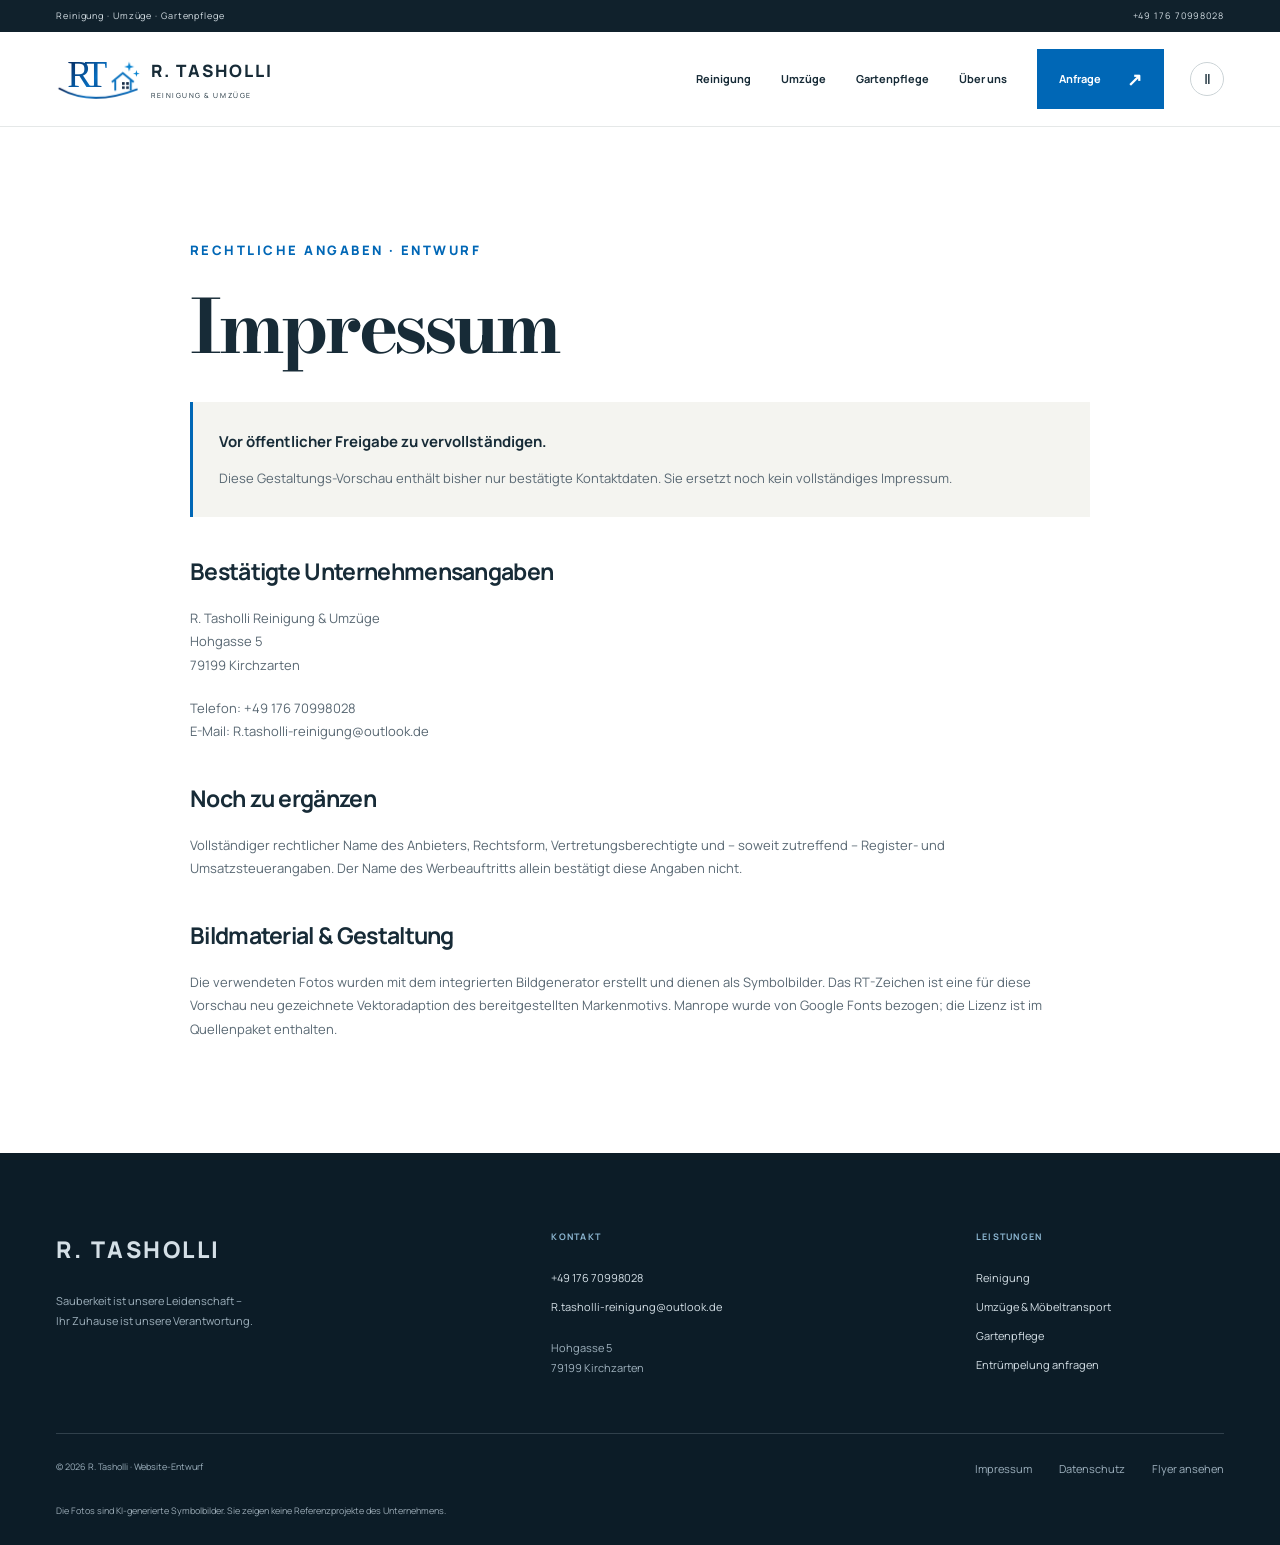
<file: docs/impressum.html>
<!doctype html><html lang="de"><head><meta charset="utf-8"><meta name="viewport" content="width=device-width,initial-scale=1"><meta name="robots" content="noindex,nofollow"><meta name="theme-color" content="#10212c"><title>Impressum – Entwurf | R. Tasholli</title><meta name="description" content="Bestätigte Kontaktinformationen und noch zu ergänzende Anbieterangaben für die Gestaltungs-Vorschau."><meta property="og:title" content="Impressum – Entwurf | R. Tasholli"><meta property="og:description" content="Bestätigte Kontaktinformationen und noch zu ergänzende Anbieterangaben für die Gestaltungs-Vorschau."><meta property="og:type" content="website"><meta property="og:image" content="https://kastriottafolli.github.io/r-tasholli-reinigung-umzuege/assets/cleaning.webp"><link rel="icon" href="assets/favicon.svg" type="image/svg+xml"><link rel="preload" href="assets/bodoni-bold.ttf" as="font" type="font/ttf" crossorigin><link rel="stylesheet" href="assets/style.css?v=editorial-20261015"><script src="assets/app.js?v=editorial-20261015" defer></script><script src="assets/editorial.js?v=editorial-20261015" defer></script></head><body><a href="#main" class="skip">Zum Inhalt</a><div class="topline"><div class="container"><span>Reinigung · Umzüge · Gartenpflege</span><a href="tel:+4917670998028">+49 176 70998028</a></div></div><header class="site-header"><div class="container header-inner"><a class="brand" href="index.html" aria-label="R. Tasholli – Startseite"><svg class="rt-logo" viewBox="0 0 220 124" aria-hidden="true" focusable="false"><defs><linearGradient id="blue-header" x1="0" y1="0" x2="1" y2="1"><stop stop-color="#061f50"/><stop offset=".65" stop-color="#076ec0"/><stop offset="1" stop-color="#0b2b5e"/></linearGradient></defs><g class="logo-letters" fill="url(#blue-header)"><text x="30" y="83" font-family="Georgia,serif" font-size="100" letter-spacing="-16">RT</text></g><path class="logo-house" d="M148 69 177 45 206 69M157 64v27M198 64v27" fill="none" stroke="#0871bf" stroke-width="5"/><path d="M175 69h7v7h-7zm11 0h7v7h-7zm-11 11h7v7h-7zm11 0h7v7h-7z" fill="#142a45"/><path class="logo-swoosh" d="M9 86Q95 134 214 88" fill="none" stroke="url(#blue-header)" stroke-width="5" stroke-linecap="round"/><g fill="#0783d1"><path class="sparkle" d="m194 15 3 10 10 3-10 3-3 10-3-10-10-3 10-3z"/><path class="sparkle second" d="m213 37 2 7 7 2-7 2-2 7-2-7-7-2 7-2z"/></g></svg><span><strong>R. TASHOLLI</strong><small>REINIGUNG &amp; UMZÜGE</small></span></a><button class="menu-toggle" aria-expanded="false" aria-controls="navigation">Menü <span class="menu-lines" aria-hidden="true"></span></button><nav id="navigation" aria-label="Hauptnavigation"><a href="reinigung.html" >Reinigung</a><a href="umzuege.html" >Umzüge</a><a href="gartenpflege.html" >Gartenpflege</a><a href="index.html#unternehmen">Über uns</a><a class="nav-contact" href="kontakt.html">Anfrage <span aria-hidden="true">↗</span></a></nav><button class="motion-toggle" type="button" aria-pressed="false" title="Animationen pausieren" aria-label="Animationen pausieren">Ⅱ</button></div></header><main id="main"><section class="section container narrow"><p class="eyebrow">Rechtliche Angaben · Entwurf</p><h1>Impressum</h1><div class="notice"><strong>Vor öffentlicher Freigabe zu vervollständigen.</strong><p>Diese Gestaltungs-Vorschau enthält bisher nur bestätigte Kontaktdaten. Sie ersetzt noch kein vollständiges Impressum.</p></div><h2>Bestätigte Unternehmensangaben</h2><p>R. Tasholli Reinigung & Umzüge<br>Hohgasse 5<br>79199 Kirchzarten</p><p>Telefon: <a href="tel:+4917670998028">+49 176 70998028</a><br>E-Mail: <a class="email" href="mailto:R.tasholli-reinigung@outlook.de">R.tasholli-reinigung@outlook.de</a></p><h2>Noch zu ergänzen</h2><p>Vollständiger rechtlicher Name des Anbieters, Rechtsform, Vertretungsberechtigte und – soweit zutreffend – Register- und Umsatzsteuerangaben. Der Name des Werbeauftritts allein bestätigt diese Angaben nicht.</p><h2>Bildmaterial & Gestaltung</h2><p>Die verwendeten Fotos wurden mit dem integrierten Bildgenerator erstellt und dienen als Symbolbilder. Das RT-Zeichen ist eine für diese Vorschau neu gezeichnete Vektoradaption des bereitgestellten Markenmotivs. Manrope wurde von Google Fonts bezogen; die Lizenz ist im Quellenpaket enthalten.</p></section></main><footer class="footer"><div class="container"><div class="footer-top"><div><a class="footer-name" href="index.html">R. TASHOLLI</a><p>Sauberkeit ist unsere Leidenschaft –<br>Ihr Zuhause ist unsere Verantwortung.</p></div><div><strong>Kontakt</strong><a href="tel:+4917670998028">+49 176 70998028</a><a class="email" href="mailto:R.tasholli-reinigung@outlook.de">R.tasholli-reinigung@outlook.de</a><p>Hohgasse 5<br>79199 Kirchzarten</p></div><div><strong>Leistungen</strong><a href="reinigung.html">Reinigung</a><a href="umzuege.html">Umzüge & Möbeltransport</a><a href="gartenpflege.html">Gartenpflege</a><a href="kontakt.html?service=Entrümpelung">Entrümpelung anfragen</a></div></div><div class="footer-bottom"><span>© 2026 R. Tasholli · Website-Entwurf</span><div><a href="impressum.html">Impressum</a><a href="datenschutz.html">Datenschutz</a><a href="assets/flyer-a5.pdf" download>Flyer ansehen</a></div></div><p class="image-note">Die Fotos sind KI-generierte Symbolbilder. Sie zeigen keine Referenzprojekte des Unternehmens.</p></div></footer><div class="mobile-contact"><a href="tel:+4917670998028">Anrufen</a><a href="kontakt.html">Anfragen <span aria-hidden="true">↗</span></a></div></body></html>
</file>
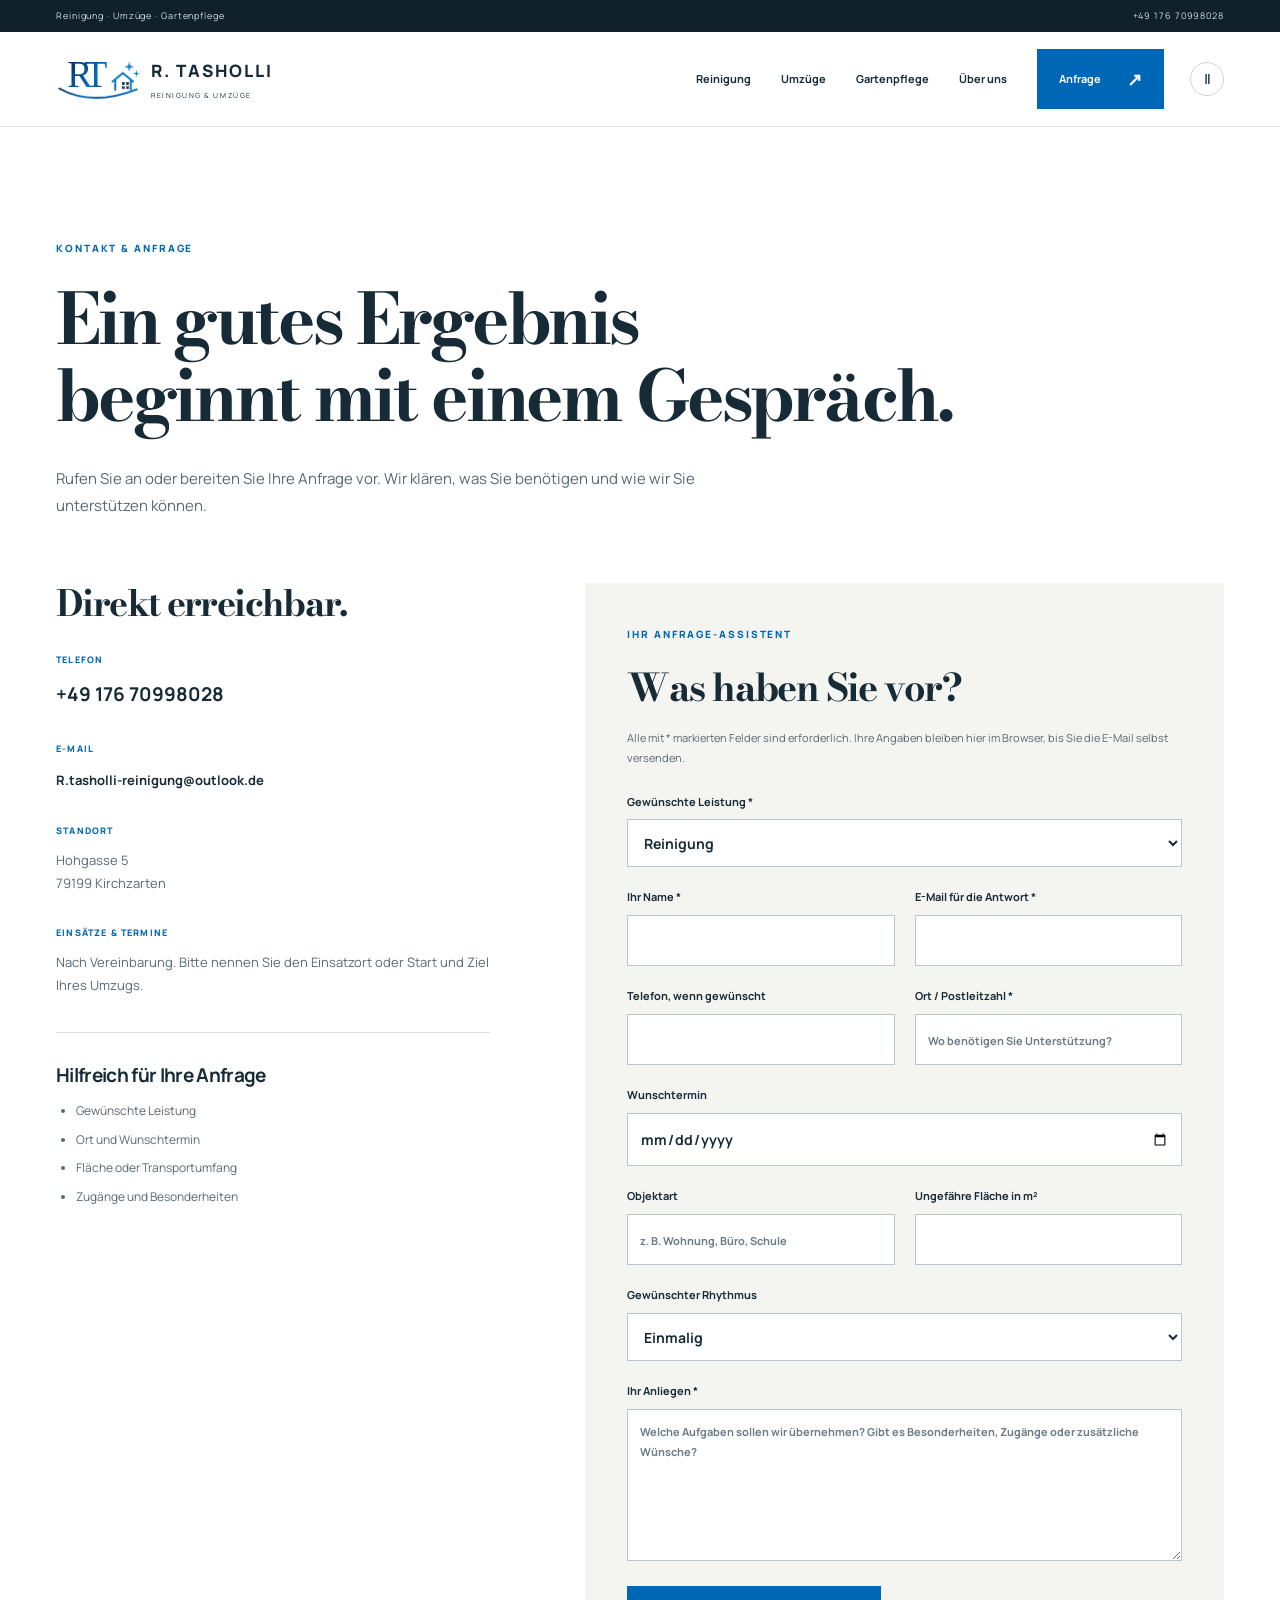
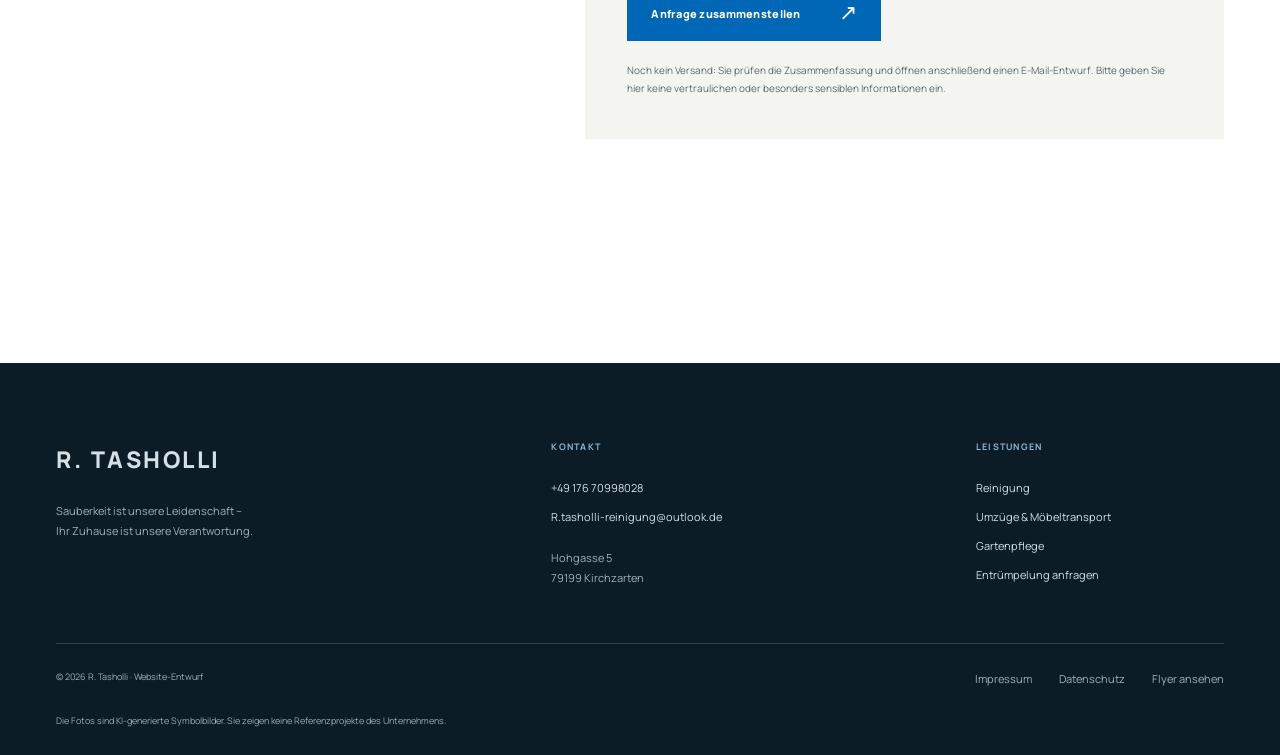
<file: docs/kontakt.html>
<!doctype html><html lang="de"><head><meta charset="utf-8"><meta name="viewport" content="width=device-width,initial-scale=1"><meta name="robots" content="noindex,nofollow"><meta name="theme-color" content="#10212c"><title>Kontakt &amp; individuelle Anfrage | R. Tasholli</title><meta name="description" content="Telefon, E-Mail und Anfrage-Assistent für Reinigung, Umzug, Möbeltransport, Entrümpelung und Gartenpflege. Hohgasse 5, 79199 Kirchzarten."><meta property="og:title" content="Kontakt &amp; individuelle Anfrage | R. Tasholli"><meta property="og:description" content="Telefon, E-Mail und Anfrage-Assistent für Reinigung, Umzug, Möbeltransport, Entrümpelung und Gartenpflege. Hohgasse 5, 79199 Kirchzarten."><meta property="og:type" content="website"><meta property="og:image" content="https://kastriottafolli.github.io/r-tasholli-reinigung-umzuege/assets/cleaning.webp"><link rel="icon" href="assets/favicon.svg" type="image/svg+xml"><link rel="preload" href="assets/bodoni-bold.ttf" as="font" type="font/ttf" crossorigin><link rel="stylesheet" href="assets/style.css?v=editorial-20261015"><script src="assets/app.js?v=editorial-20261015" defer></script><script src="assets/editorial.js?v=editorial-20261015" defer></script></head><body><a href="#main" class="skip">Zum Inhalt</a><div class="topline"><div class="container"><span>Reinigung · Umzüge · Gartenpflege</span><a href="tel:+4917670998028">+49 176 70998028</a></div></div><header class="site-header"><div class="container header-inner"><a class="brand" href="index.html" aria-label="R. Tasholli – Startseite"><svg class="rt-logo" viewBox="0 0 220 124" aria-hidden="true" focusable="false"><defs><linearGradient id="blue-header" x1="0" y1="0" x2="1" y2="1"><stop stop-color="#061f50"/><stop offset=".65" stop-color="#076ec0"/><stop offset="1" stop-color="#0b2b5e"/></linearGradient></defs><g class="logo-letters" fill="url(#blue-header)"><text x="30" y="83" font-family="Georgia,serif" font-size="100" letter-spacing="-16">RT</text></g><path class="logo-house" d="M148 69 177 45 206 69M157 64v27M198 64v27" fill="none" stroke="#0871bf" stroke-width="5"/><path d="M175 69h7v7h-7zm11 0h7v7h-7zm-11 11h7v7h-7zm11 0h7v7h-7z" fill="#142a45"/><path class="logo-swoosh" d="M9 86Q95 134 214 88" fill="none" stroke="url(#blue-header)" stroke-width="5" stroke-linecap="round"/><g fill="#0783d1"><path class="sparkle" d="m194 15 3 10 10 3-10 3-3 10-3-10-10-3 10-3z"/><path class="sparkle second" d="m213 37 2 7 7 2-7 2-2 7-2-7-7-2 7-2z"/></g></svg><span><strong>R. TASHOLLI</strong><small>REINIGUNG &amp; UMZÜGE</small></span></a><button class="menu-toggle" aria-expanded="false" aria-controls="navigation">Menü <span class="menu-lines" aria-hidden="true"></span></button><nav id="navigation" aria-label="Hauptnavigation"><a href="reinigung.html" >Reinigung</a><a href="umzuege.html" >Umzüge</a><a href="gartenpflege.html" >Gartenpflege</a><a href="index.html#unternehmen">Über uns</a><a class="nav-contact" href="kontakt.html" aria-current="page">Anfrage <span aria-hidden="true">↗</span></a></nav><button class="motion-toggle" type="button" aria-pressed="false" title="Animationen pausieren" aria-label="Animationen pausieren">Ⅱ</button></div></header><main id="main"><section class="section container contact-intro"><p class="eyebrow">Kontakt & Anfrage</p><h1>Ein gutes Ergebnis<br>beginnt mit einem Gespräch.</h1><p class="lede">Rufen Sie an oder bereiten Sie Ihre Anfrage vor. Wir klären, was Sie benötigen und wie wir Sie unterstützen können.</p></section><section class="container contact-grid"><aside><h2>Direkt erreichbar.</h2><div class="contact-item"><span>Telefon</span><a href="tel:+4917670998028">+49 176 70998028</a></div><div class="contact-item"><span>E-Mail</span><a class="email" href="mailto:R.tasholli-reinigung@outlook.de">R.tasholli-reinigung@outlook.de</a></div><div class="contact-item"><span>Standort</span><p>Hohgasse 5<br>79199 Kirchzarten</p></div><div class="contact-item"><span>Einsätze & Termine</span><p>Nach Vereinbarung. Bitte nennen Sie den Einsatzort oder Start und Ziel Ihres Umzugs.</p></div><div class="contact-tips"><h3>Hilfreich für Ihre Anfrage</h3><ul><li>Gewünschte Leistung</li><li>Ort und Wunschtermin</li><li>Fläche oder Transportumfang</li><li>Zugänge und Besonderheiten</li></ul></div></aside><div class="form-panel"><form id="request-form"><p class="eyebrow">Ihr Anfrage-Assistent</p><h2>Was haben Sie vor?</h2><p>Alle mit * markierten Felder sind erforderlich. Ihre Angaben bleiben hier im Browser, bis Sie die E-Mail selbst versenden.</p><label>Gewünschte Leistung *<select name="service" id="service" required><option>Reinigung</option><option>Umzüge</option><option>Gartenpflege</option><option>Möbeltransport</option><option>Entrümpelung</option><option>Umzug + Endreinigung</option><option>Mehrere Leistungen</option></select></label><div class="form-grid"><label>Ihr Name *<input name="name" autocomplete="name" required maxlength="100"></label><label>E-Mail für die Antwort *<input type="email" name="email" autocomplete="email" required maxlength="150"></label><label>Telefon, wenn gewünscht<input type="tel" name="phone" autocomplete="tel" maxlength="60"></label><label>Ort / Postleitzahl *<input name="place" autocomplete="address-level2" required maxlength="150" placeholder="Wo benötigen Sie Unterstützung?"></label></div><label>Wunschtermin<input type="date" name="date" id="date"></label><div class="service-fields" id="cleaning-fields"><div class="form-grid"><label>Objektart<input name="object" placeholder="z. B. Wohnung, Büro, Schule" maxlength="150"></label><label>Ungefähre Fläche in m²<input type="number" name="area" min="1" max="1000000"></label></div><label>Gewünschter Rhythmus<select name="interval"><option>Einmalig</option><option>Wöchentlich</option><option>Mehrmals pro Woche</option><option>Monatlich</option><option>Noch offen</option></select></label></div><div class="service-fields" id="moving-fields" hidden><div class="form-grid"><label>Startadresse / Startort<input name="start" maxlength="200"></label><label>Zieladresse / Zielort<input name="destination" maxlength="200"></label><label>Umfang<select name="size"><option>Einzelne Möbel / Kleinumzug</option><option>1–2 Zimmer</option><option>3–4 Zimmer</option><option>Haus / größerer Haushalt</option><option>Büro / Gewerbe</option></select></label><label>Etagen / Aufzug<input name="access" placeholder="Angaben für Start und Ziel" maxlength="150"></label></div></div><div class="service-fields" id="garden-fields" hidden><div class="form-grid"><label>Gartenfläche in m²<input type="number" name="gardenarea" min="1" max="1000000"></label><label>Gewünschte Betreuung<select name="gardeninterval"><option>Einmalig</option><option>Regelmäßig</option><option>Noch offen</option></select></label></div></div><label>Ihr Anliegen *<textarea name="message" rows="5" required maxlength="4000" placeholder="Welche Aufgaben sollen wir übernehmen? Gibt es Besonderheiten, Zugänge oder zusätzliche Wünsche?"></textarea></label><button class="button" type="submit">Anfrage zusammenstellen <span aria-hidden="true">↗</span></button><p class="form-note">Noch kein Versand: Sie prüfen die Zusammenfassung und öffnen anschließend einen E-Mail-Entwurf. Bitte geben Sie hier keine vertraulichen oder besonders sensiblen Informationen ein.</p><noscript><p>Der Assistent benötigt JavaScript. Sie erreichen uns alternativ telefonisch oder über den E-Mail-Link.</p></noscript></form><section id="request-preview" class="request-preview" hidden aria-live="polite" tabindex="-1"><p class="eyebrow">Ihre Zusammenfassung</p><h2>Bereit für den ersten Kontakt.</h2><pre id="preview-body"></pre><div class="buttons"><a id="email-draft" class="button" href="mailto:R.tasholli-reinigung@outlook.de">E-Mail-Entwurf öffnen <span aria-hidden="true">↗</span></a><button class="button secondary dark" id="copy-request" type="button">Text kopieren</button><button class="text-link" id="edit-request" type="button">Angaben ändern</button></div><p id="copy-status" role="status"></p><p>Der Versand erfolgt ausschließlich über Ihr E-Mail-Programm. Falls kein Programm eingerichtet ist, kopieren Sie den Text und senden Sie ihn an <a class="email" href="mailto:R.tasholli-reinigung@outlook.de">R.tasholli-reinigung@outlook.de</a>.</p></section></div></section><div class="section"></div></main><footer class="footer"><div class="container"><div class="footer-top"><div><a class="footer-name" href="index.html">R. TASHOLLI</a><p>Sauberkeit ist unsere Leidenschaft –<br>Ihr Zuhause ist unsere Verantwortung.</p></div><div><strong>Kontakt</strong><a href="tel:+4917670998028">+49 176 70998028</a><a class="email" href="mailto:R.tasholli-reinigung@outlook.de">R.tasholli-reinigung@outlook.de</a><p>Hohgasse 5<br>79199 Kirchzarten</p></div><div><strong>Leistungen</strong><a href="reinigung.html">Reinigung</a><a href="umzuege.html">Umzüge & Möbeltransport</a><a href="gartenpflege.html">Gartenpflege</a><a href="kontakt.html?service=Entrümpelung">Entrümpelung anfragen</a></div></div><div class="footer-bottom"><span>© 2026 R. Tasholli · Website-Entwurf</span><div><a href="impressum.html">Impressum</a><a href="datenschutz.html">Datenschutz</a><a href="assets/flyer-a5.pdf" download>Flyer ansehen</a></div></div><p class="image-note">Die Fotos sind KI-generierte Symbolbilder. Sie zeigen keine Referenzprojekte des Unternehmens.</p></div></footer><div class="mobile-contact"><a href="tel:+4917670998028">Anrufen</a><a href="kontakt.html">Anfragen <span aria-hidden="true">↗</span></a></div></body></html>
</file>
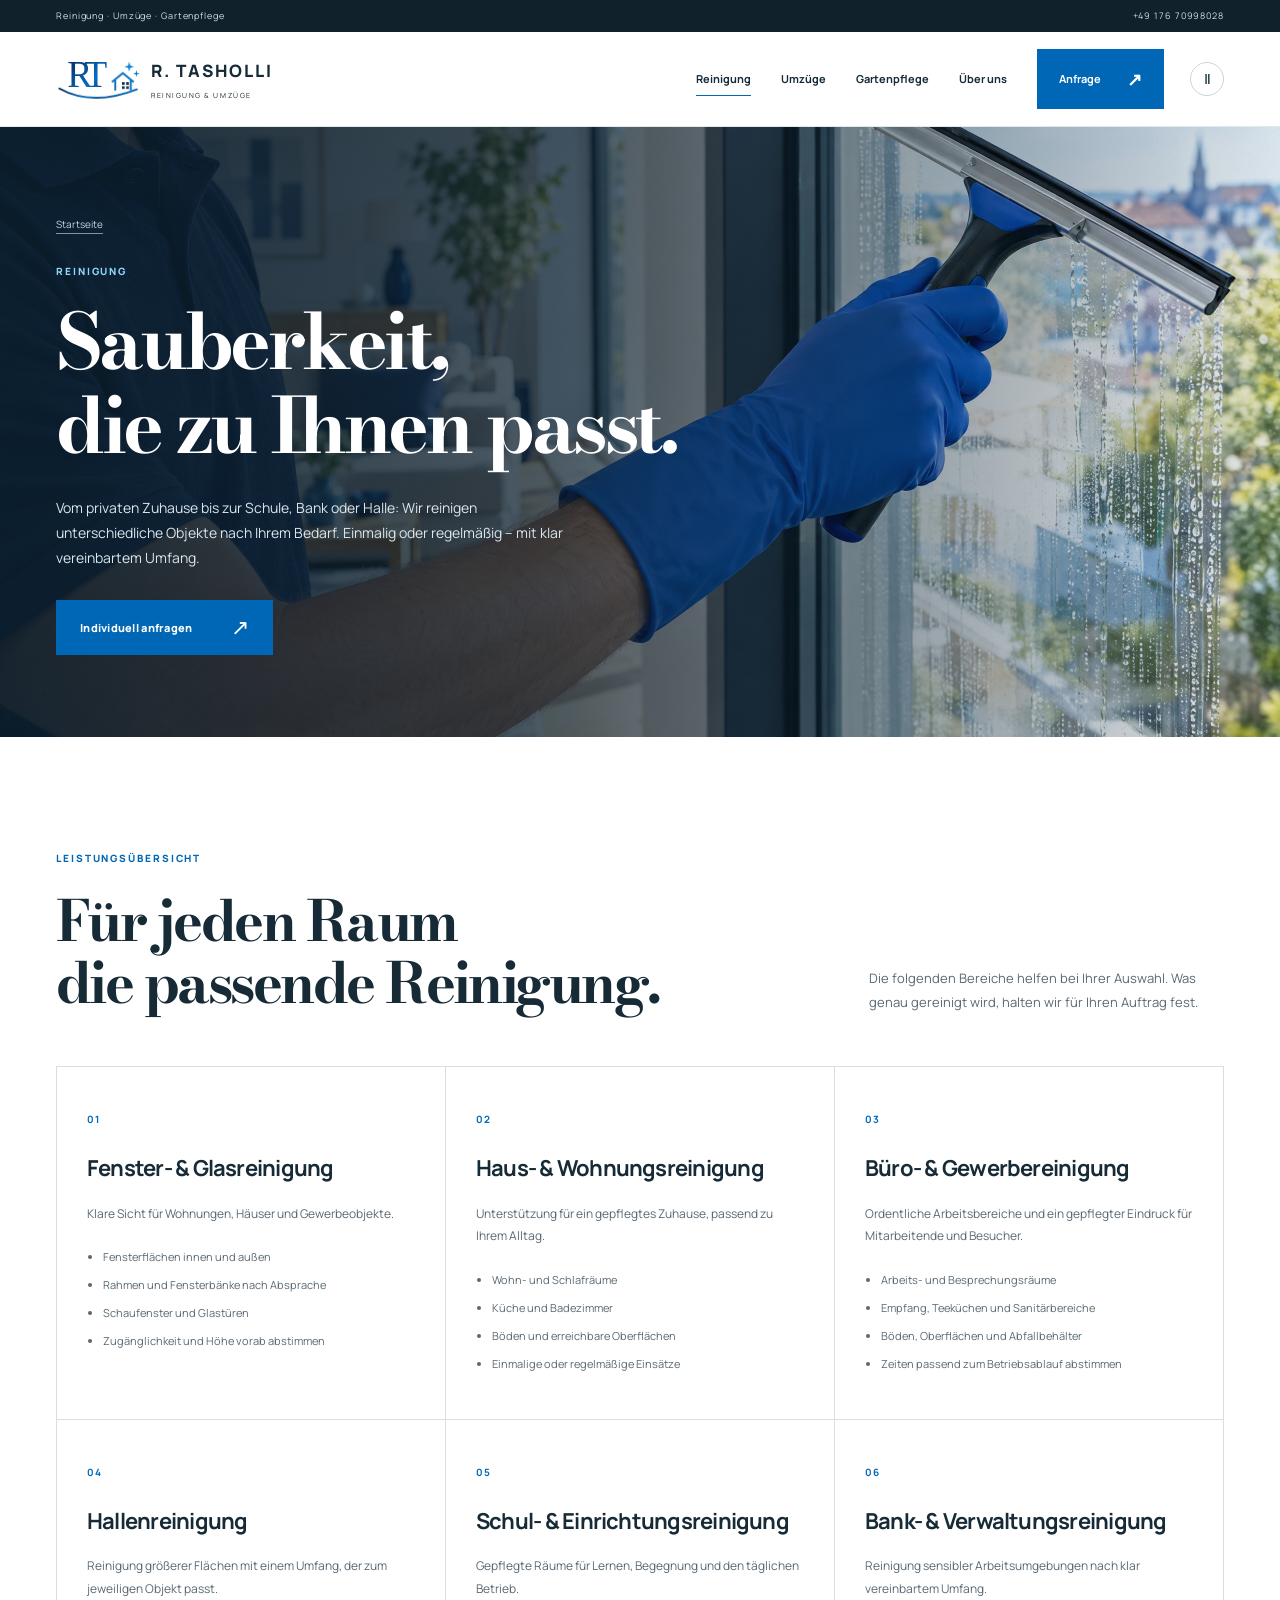
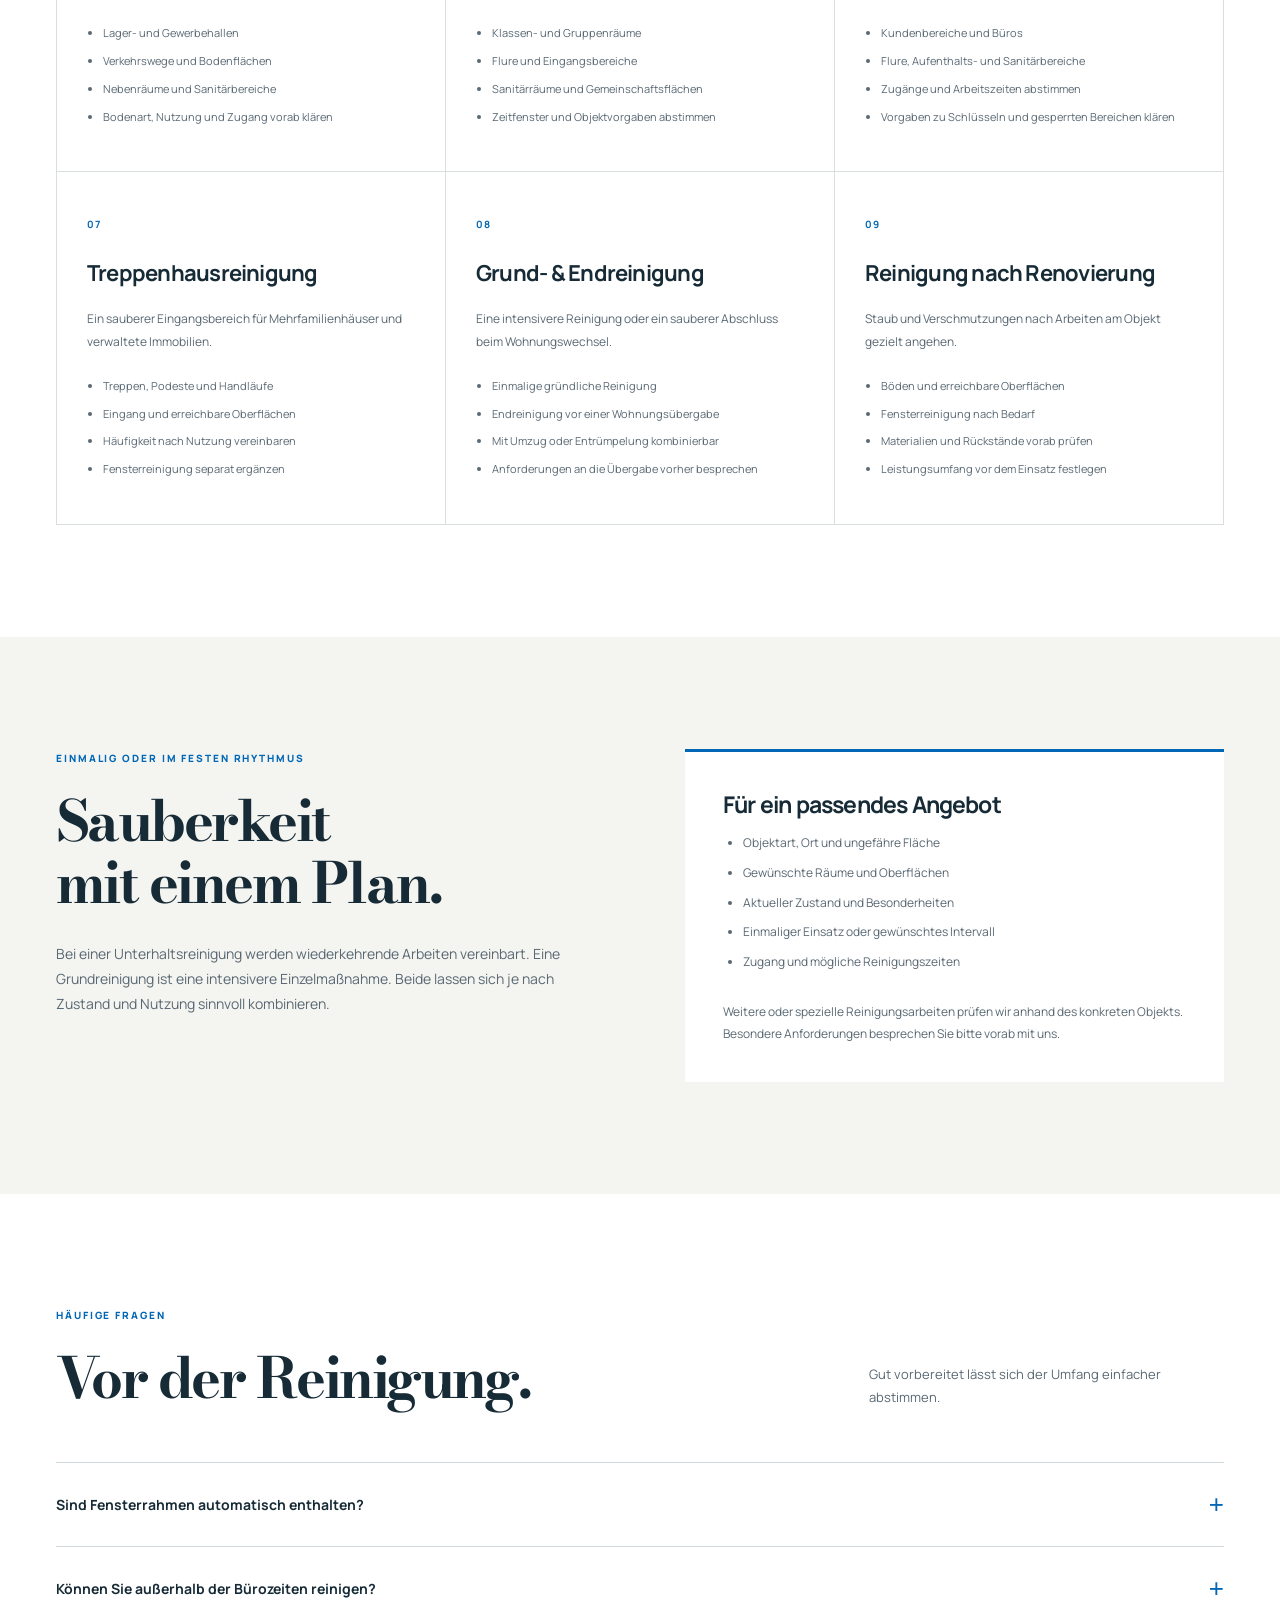
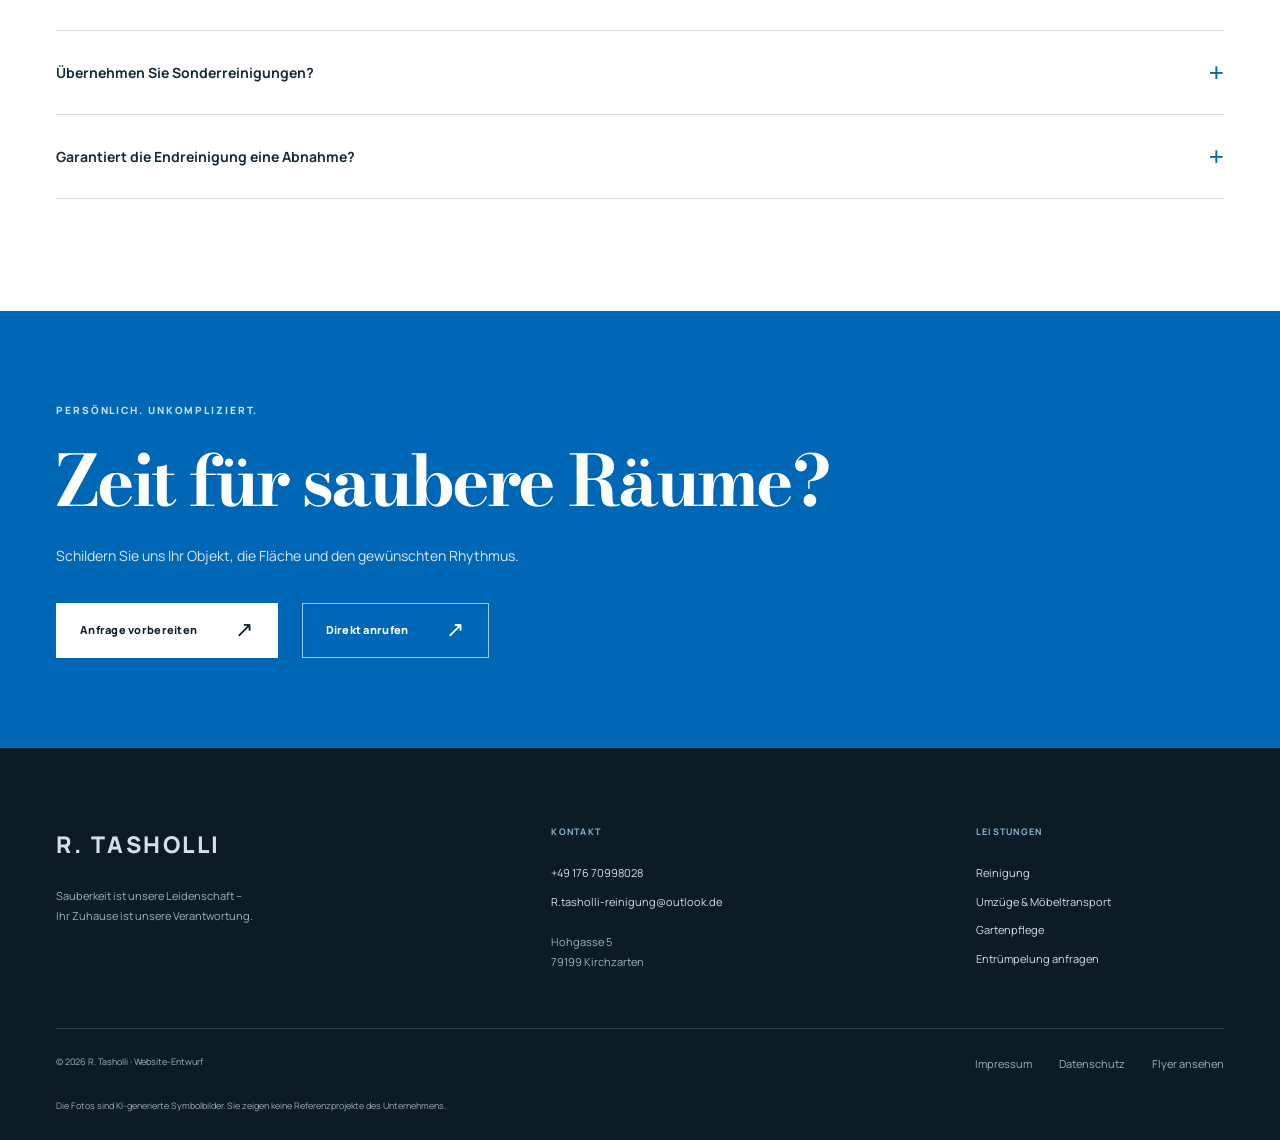
<file: docs/reinigung.html>
<!doctype html><html lang="de"><head><meta charset="utf-8"><meta name="viewport" content="width=device-width,initial-scale=1"><meta name="robots" content="noindex,nofollow"><meta name="theme-color" content="#10212c"><title>Reinigung für Zuhause, Büro &amp; Gewerbe | R. Tasholli</title><meta name="description" content="Fensterreinigung, Hausreinigung, Büros, Hallen, Schulen, Banken, Treppenhäuser und Endreinigung. Leistungen mit R. Tasholli individuell abstimmen."><meta property="og:title" content="Reinigung für Zuhause, Büro &amp; Gewerbe | R. Tasholli"><meta property="og:description" content="Fensterreinigung, Hausreinigung, Büros, Hallen, Schulen, Banken, Treppenhäuser und Endreinigung. Leistungen mit R. Tasholli individuell abstimmen."><meta property="og:type" content="website"><meta property="og:image" content="https://kastriottafolli.github.io/r-tasholli-reinigung-umzuege/assets/cleaning.webp"><link rel="icon" href="assets/favicon.svg" type="image/svg+xml"><link rel="preload" href="assets/bodoni-bold.ttf" as="font" type="font/ttf" crossorigin><link rel="stylesheet" href="assets/style.css?v=editorial-20261015"><script src="assets/app.js?v=editorial-20261015" defer></script><script src="assets/editorial.js?v=editorial-20261015" defer></script></head><body><a href="#main" class="skip">Zum Inhalt</a><div class="topline"><div class="container"><span>Reinigung · Umzüge · Gartenpflege</span><a href="tel:+4917670998028">+49 176 70998028</a></div></div><header class="site-header"><div class="container header-inner"><a class="brand" href="index.html" aria-label="R. Tasholli – Startseite"><svg class="rt-logo" viewBox="0 0 220 124" aria-hidden="true" focusable="false"><defs><linearGradient id="blue-header" x1="0" y1="0" x2="1" y2="1"><stop stop-color="#061f50"/><stop offset=".65" stop-color="#076ec0"/><stop offset="1" stop-color="#0b2b5e"/></linearGradient></defs><g class="logo-letters" fill="url(#blue-header)"><text x="30" y="83" font-family="Georgia,serif" font-size="100" letter-spacing="-16">RT</text></g><path class="logo-house" d="M148 69 177 45 206 69M157 64v27M198 64v27" fill="none" stroke="#0871bf" stroke-width="5"/><path d="M175 69h7v7h-7zm11 0h7v7h-7zm-11 11h7v7h-7zm11 0h7v7h-7z" fill="#142a45"/><path class="logo-swoosh" d="M9 86Q95 134 214 88" fill="none" stroke="url(#blue-header)" stroke-width="5" stroke-linecap="round"/><g fill="#0783d1"><path class="sparkle" d="m194 15 3 10 10 3-10 3-3 10-3-10-10-3 10-3z"/><path class="sparkle second" d="m213 37 2 7 7 2-7 2-2 7-2-7-7-2 7-2z"/></g></svg><span><strong>R. TASHOLLI</strong><small>REINIGUNG &amp; UMZÜGE</small></span></a><button class="menu-toggle" aria-expanded="false" aria-controls="navigation">Menü <span class="menu-lines" aria-hidden="true"></span></button><nav id="navigation" aria-label="Hauptnavigation"><a href="reinigung.html" aria-current=page>Reinigung</a><a href="umzuege.html" >Umzüge</a><a href="gartenpflege.html" >Gartenpflege</a><a href="index.html#unternehmen">Über uns</a><a class="nav-contact" href="kontakt.html">Anfrage <span aria-hidden="true">↗</span></a></nav><button class="motion-toggle" type="button" aria-pressed="false" title="Animationen pausieren" aria-label="Animationen pausieren">Ⅱ</button></div></header><main id="main"><section class="detail-hero"><div class="detail-hero-copy container"><a class="breadcrumb" href="index.html">Startseite</a><p class="eyebrow">Reinigung</p><h1>Sauberkeit,<br>die zu Ihnen passt.</h1><p>Vom privaten Zuhause bis zur Schule, Bank oder Halle: Wir reinigen unterschiedliche Objekte nach Ihrem Bedarf. Einmalig oder regelmäßig – mit klar vereinbartem Umfang.</p><a class="button " href="kontakt.html?service=Reinigung">Individuell anfragen<span aria-hidden="true">↗</span></a></div><figure aria-hidden="true"><img fetchpriority="high" src="assets/fensterreinigung.webp" alt="Reinigung – KI-generiertes Symbolbild" width="2560" height="1920"><figcaption>Symbolbild</figcaption></figure></section><section class="section container"><div class="section-heading"><div><p class="eyebrow">Leistungsübersicht</p><h2>Für jeden Raum<br>die passende Reinigung.</h2></div><p>Die folgenden Bereiche helfen bei Ihrer Auswahl. Was genau gereinigt wird, halten wir für Ihren Auftrag fest.</p></div><div class="offering-grid"><article class="offering"><span class="offering-index">01</span><h3>Fenster- & Glasreinigung</h3><p>Klare Sicht für Wohnungen, Häuser und Gewerbeobjekte.</p><ul><li>Fensterflächen innen und außen</li><li>Rahmen und Fensterbänke nach Absprache</li><li>Schaufenster und Glastüren</li><li>Zugänglichkeit und Höhe vorab abstimmen</li></ul></article><article class="offering"><span class="offering-index">02</span><h3>Haus- & Wohnungsreinigung</h3><p>Unterstützung für ein gepflegtes Zuhause, passend zu Ihrem Alltag.</p><ul><li>Wohn- und Schlafräume</li><li>Küche und Badezimmer</li><li>Böden und erreichbare Oberflächen</li><li>Einmalige oder regelmäßige Einsätze</li></ul></article><article class="offering"><span class="offering-index">03</span><h3>Büro- & Gewerbereinigung</h3><p>Ordentliche Arbeitsbereiche und ein gepflegter Eindruck für Mitarbeitende und Besucher.</p><ul><li>Arbeits- und Besprechungsräume</li><li>Empfang, Teeküchen und Sanitärbereiche</li><li>Böden, Oberflächen und Abfallbehälter</li><li>Zeiten passend zum Betriebsablauf abstimmen</li></ul></article><article class="offering"><span class="offering-index">04</span><h3>Hallenreinigung</h3><p>Reinigung größerer Flächen mit einem Umfang, der zum jeweiligen Objekt passt.</p><ul><li>Lager- und Gewerbehallen</li><li>Verkehrswege und Bodenflächen</li><li>Nebenräume und Sanitärbereiche</li><li>Bodenart, Nutzung und Zugang vorab klären</li></ul></article><article class="offering"><span class="offering-index">05</span><h3>Schul- & Einrichtungsreinigung</h3><p>Gepflegte Räume für Lernen, Begegnung und den täglichen Betrieb.</p><ul><li>Klassen- und Gruppenräume</li><li>Flure und Eingangsbereiche</li><li>Sanitärräume und Gemeinschaftsflächen</li><li>Zeitfenster und Objektvorgaben abstimmen</li></ul></article><article class="offering"><span class="offering-index">06</span><h3>Bank- & Verwaltungsreinigung</h3><p>Reinigung sensibler Arbeitsumgebungen nach klar vereinbartem Umfang.</p><ul><li>Kundenbereiche und Büros</li><li>Flure, Aufenthalts- und Sanitärbereiche</li><li>Zugänge und Arbeitszeiten abstimmen</li><li>Vorgaben zu Schlüsseln und gesperrten Bereichen klären</li></ul></article><article class="offering"><span class="offering-index">07</span><h3>Treppenhausreinigung</h3><p>Ein sauberer Eingangsbereich für Mehrfamilienhäuser und verwaltete Immobilien.</p><ul><li>Treppen, Podeste und Handläufe</li><li>Eingang und erreichbare Oberflächen</li><li>Häufigkeit nach Nutzung vereinbaren</li><li>Fensterreinigung separat ergänzen</li></ul></article><article class="offering"><span class="offering-index">08</span><h3>Grund- & Endreinigung</h3><p>Eine intensivere Reinigung oder ein sauberer Abschluss beim Wohnungswechsel.</p><ul><li>Einmalige gründliche Reinigung</li><li>Endreinigung vor einer Wohnungsübergabe</li><li>Mit Umzug oder Entrümpelung kombinierbar</li><li>Anforderungen an die Übergabe vorher besprechen</li></ul></article><article class="offering"><span class="offering-index">09</span><h3>Reinigung nach Renovierung</h3><p>Staub und Verschmutzungen nach Arbeiten am Objekt gezielt angehen.</p><ul><li>Böden und erreichbare Oberflächen</li><li>Fensterreinigung nach Bedarf</li><li>Materialien und Rückstände vorab prüfen</li><li>Leistungsumfang vor dem Einsatz festlegen</li></ul></article></div></section><section class="section muted"><div class="container two-column"><div><p class="eyebrow">Einmalig oder im festen Rhythmus</p><h2>Sauberkeit<br>mit einem Plan.</h2><p>Bei einer Unterhaltsreinigung werden wiederkehrende Arbeiten vereinbart. Eine Grundreinigung ist eine intensivere Einzelmaßnahme. Beide lassen sich je nach Zustand und Nutzung sinnvoll kombinieren.</p></div><div class="check-panel"><h3>Für ein passendes Angebot</h3><ul><li>Objektart, Ort und ungefähre Fläche</li><li>Gewünschte Räume und Oberflächen</li><li>Aktueller Zustand und Besonderheiten</li><li>Einmaliger Einsatz oder gewünschtes Intervall</li><li>Zugang und mögliche Reinigungszeiten</li></ul><p>Weitere oder spezielle Reinigungsarbeiten prüfen wir anhand des konkreten Objekts. Besondere Anforderungen besprechen Sie bitte vorab mit uns.</p></div></div></section><section class="section container"><div class="section-heading"><div><p class="eyebrow">Häufige Fragen</p><h2>Vor der Reinigung.</h2></div><p>Gut vorbereitet lässt sich der Umfang einfacher abstimmen.</p></div><div class="faq"><details><summary>Sind Fensterrahmen automatisch enthalten?<span aria-hidden="true">+</span></summary><div><p>Bitte geben Sie an, ob Glasflächen, Rahmen und Fensterbänke gereinigt werden sollen. Der genaue Umfang wird für Ihr Angebot festgelegt.</p></div></details><details><summary>Können Sie außerhalb der Bürozeiten reinigen?<span aria-hidden="true">+</span></summary><div><p>Nennen Sie uns geeignete Zeitfenster. Wir prüfen die verfügbaren Termine und stimmen den Einsatz mit Ihrem Betriebsablauf ab.</p></div></details><details><summary>Übernehmen Sie Sonderreinigungen?<span aria-hidden="true">+</span></summary><div><p>Schildern Sie uns die Verschmutzung und die betroffenen Materialien. Die Machbarkeit und erforderliche Ausstattung werden vorab geklärt. Spezialisierte Gefahrstoff- oder medizinische Leistungen sind nicht pauschal zugesagt.</p></div></details><details><summary>Garantiert die Endreinigung eine Abnahme?<span aria-hidden="true">+</span></summary><div><p>Die Endreinigung erfolgt im vereinbarten Umfang. Die Anforderungen des Vermieters oder der Hausverwaltung sollten vorher bekannt sein. Eine Abnahmegarantie ist damit nicht verbunden.</p></div></details></div></section><section class="cta-section"><div class="container"><p class="eyebrow">Persönlich. Unkompliziert.</p><h2>Zeit für saubere Räume?</h2><p>Schildern Sie uns Ihr Objekt, die Fläche und den gewünschten Rhythmus.</p><div class="buttons"><a class="button " href="kontakt.html">Anfrage vorbereiten<span aria-hidden="true">↗</span></a><a class="button secondary" href="tel:+4917670998028">Direkt anrufen<span aria-hidden="true">↗</span></a></div></div><span class="cta-mark" aria-hidden="true">RT</span></section></main><footer class="footer"><div class="container"><div class="footer-top"><div><a class="footer-name" href="index.html">R. TASHOLLI</a><p>Sauberkeit ist unsere Leidenschaft –<br>Ihr Zuhause ist unsere Verantwortung.</p></div><div><strong>Kontakt</strong><a href="tel:+4917670998028">+49 176 70998028</a><a class="email" href="mailto:R.tasholli-reinigung@outlook.de">R.tasholli-reinigung@outlook.de</a><p>Hohgasse 5<br>79199 Kirchzarten</p></div><div><strong>Leistungen</strong><a href="reinigung.html">Reinigung</a><a href="umzuege.html">Umzüge & Möbeltransport</a><a href="gartenpflege.html">Gartenpflege</a><a href="kontakt.html?service=Entrümpelung">Entrümpelung anfragen</a></div></div><div class="footer-bottom"><span>© 2026 R. Tasholli · Website-Entwurf</span><div><a href="impressum.html">Impressum</a><a href="datenschutz.html">Datenschutz</a><a href="assets/flyer-a5.pdf" download>Flyer ansehen</a></div></div><p class="image-note">Die Fotos sind KI-generierte Symbolbilder. Sie zeigen keine Referenzprojekte des Unternehmens.</p></div></footer><div class="mobile-contact"><a href="tel:+4917670998028">Anrufen</a><a href="kontakt.html">Anfragen <span aria-hidden="true">↗</span></a></div></body></html>
</file>
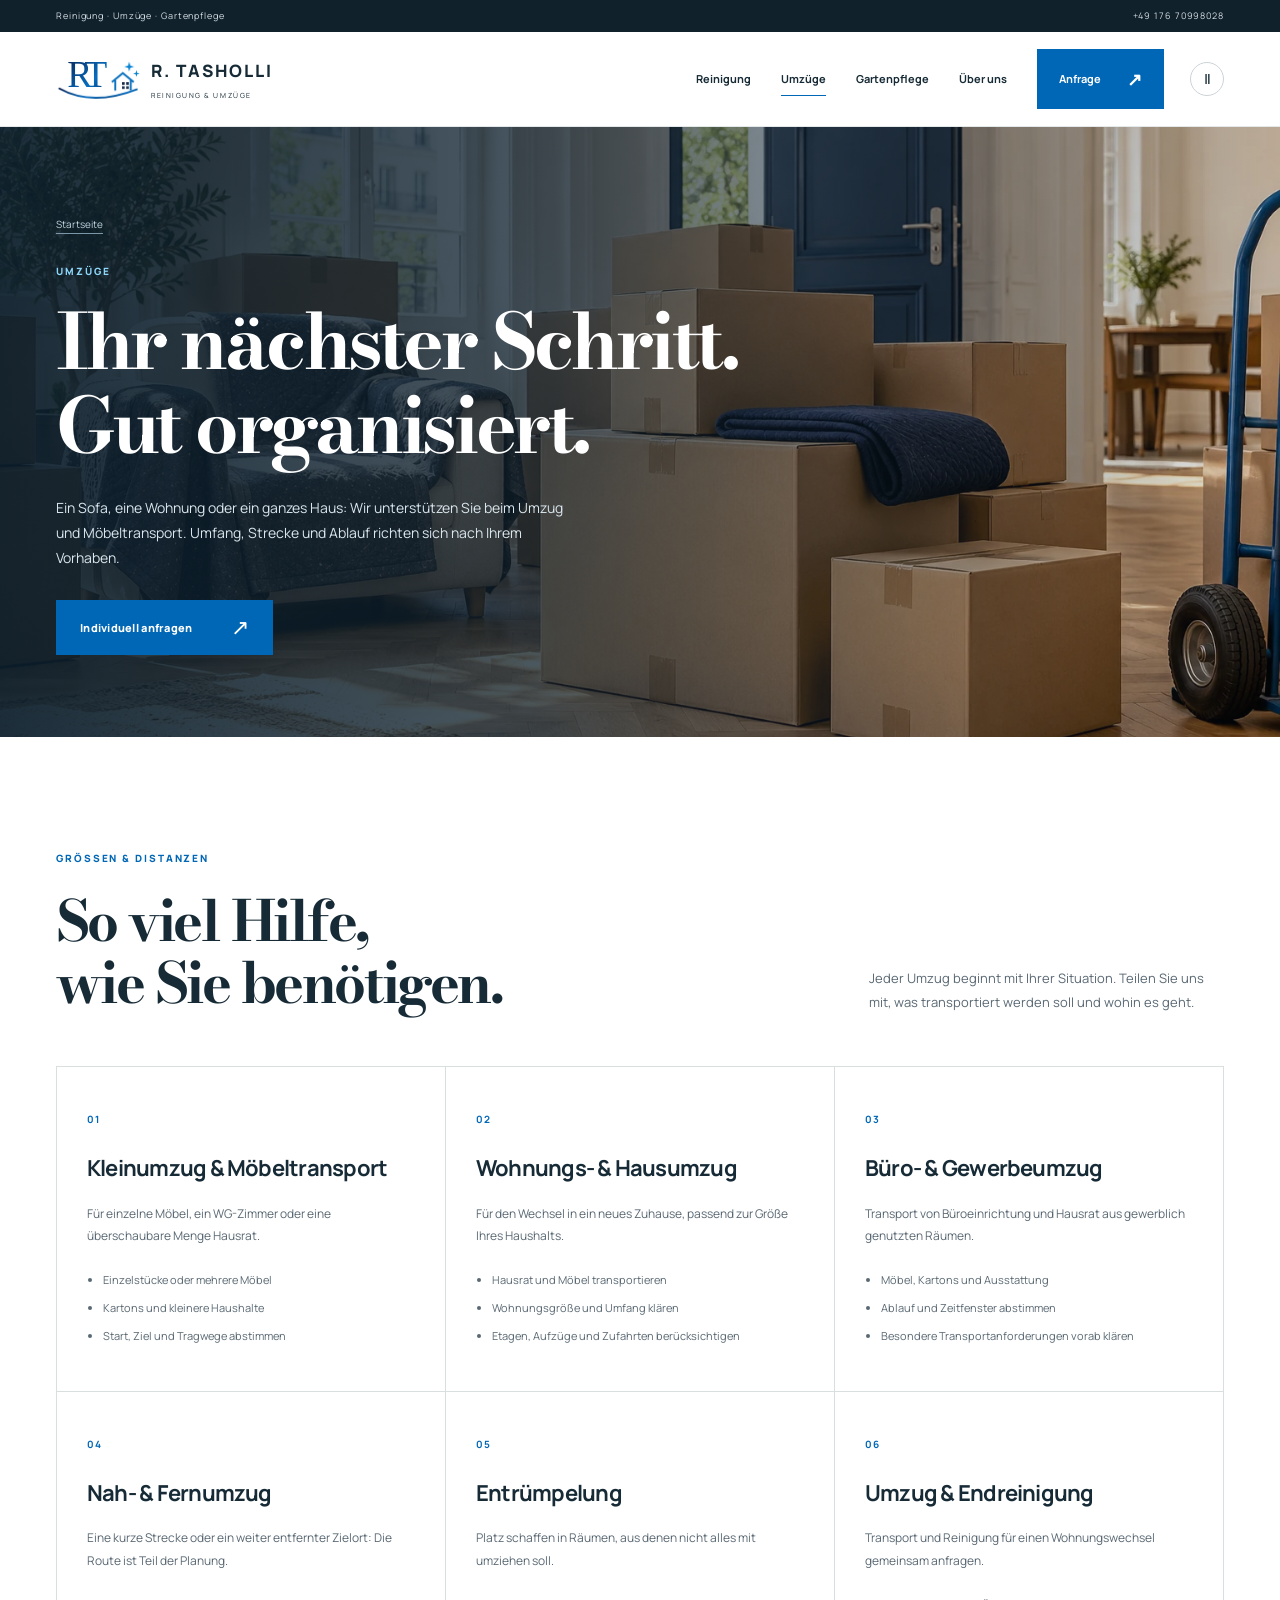
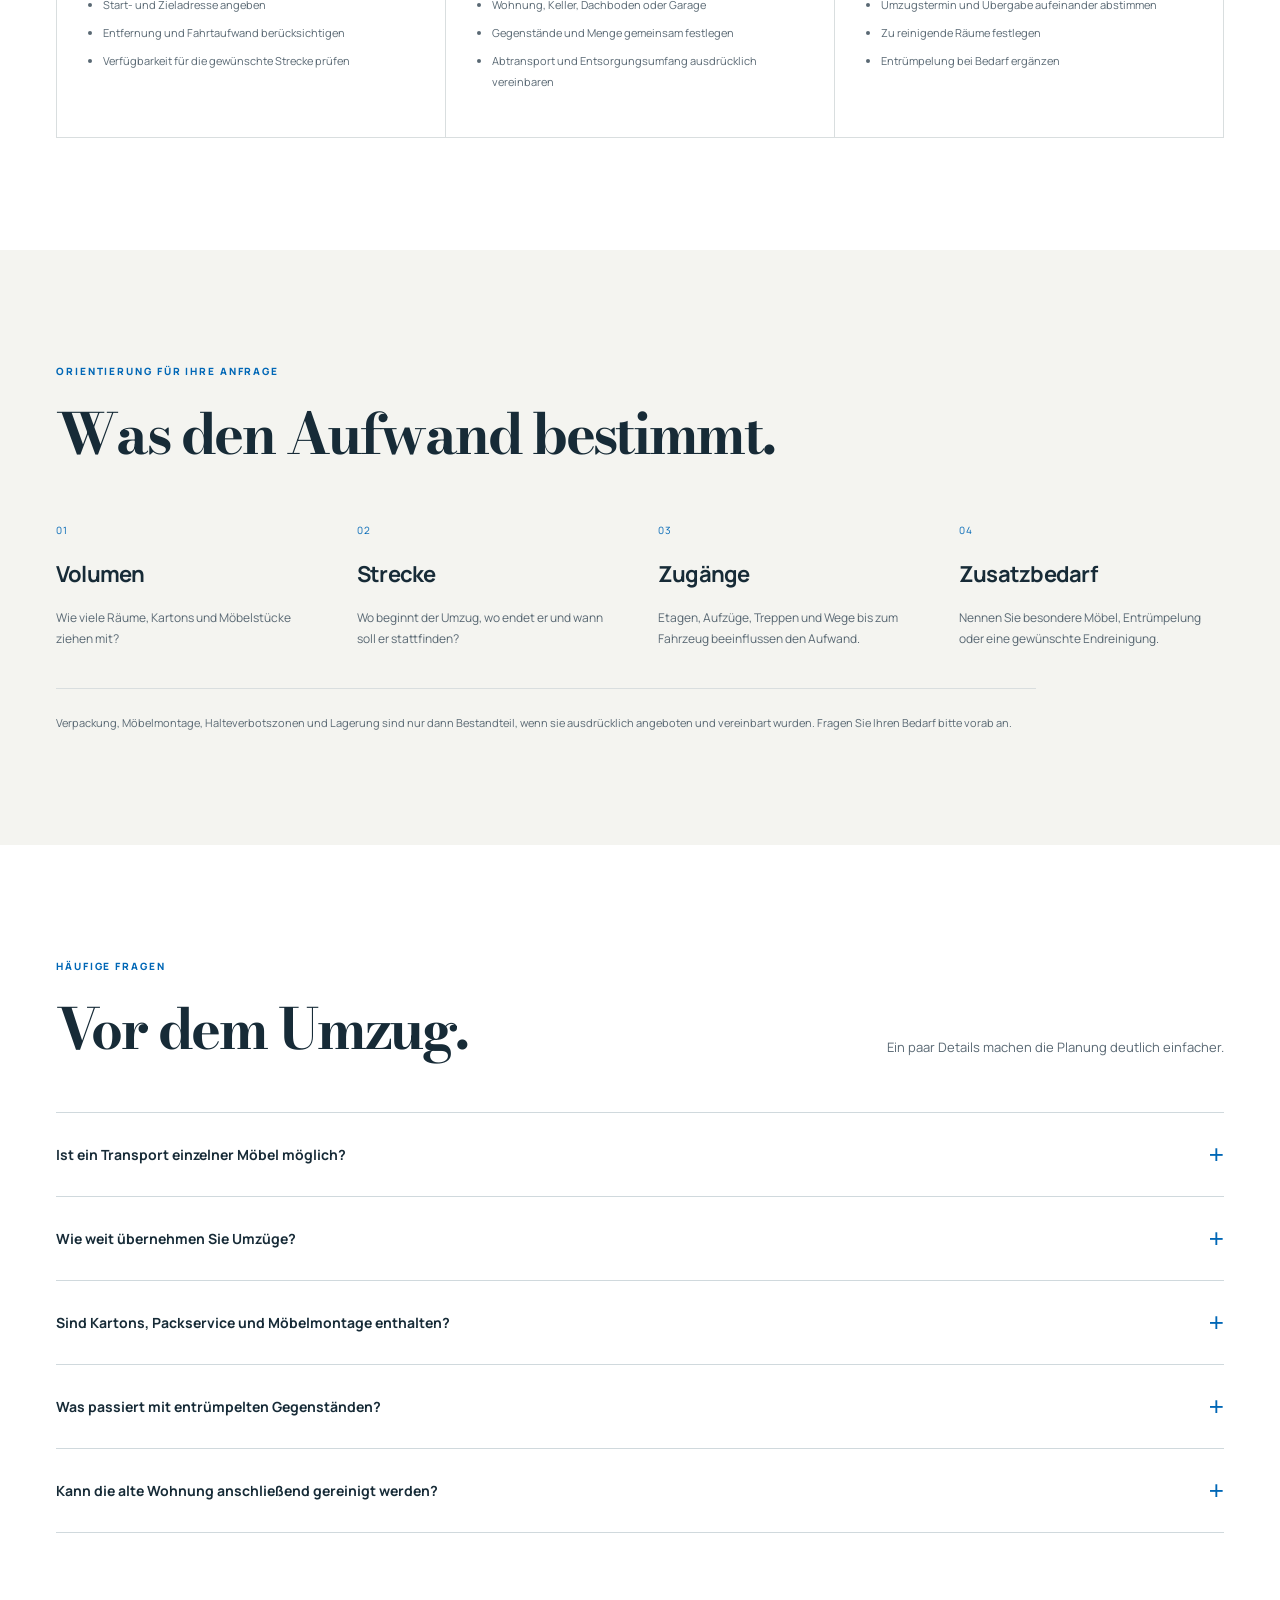
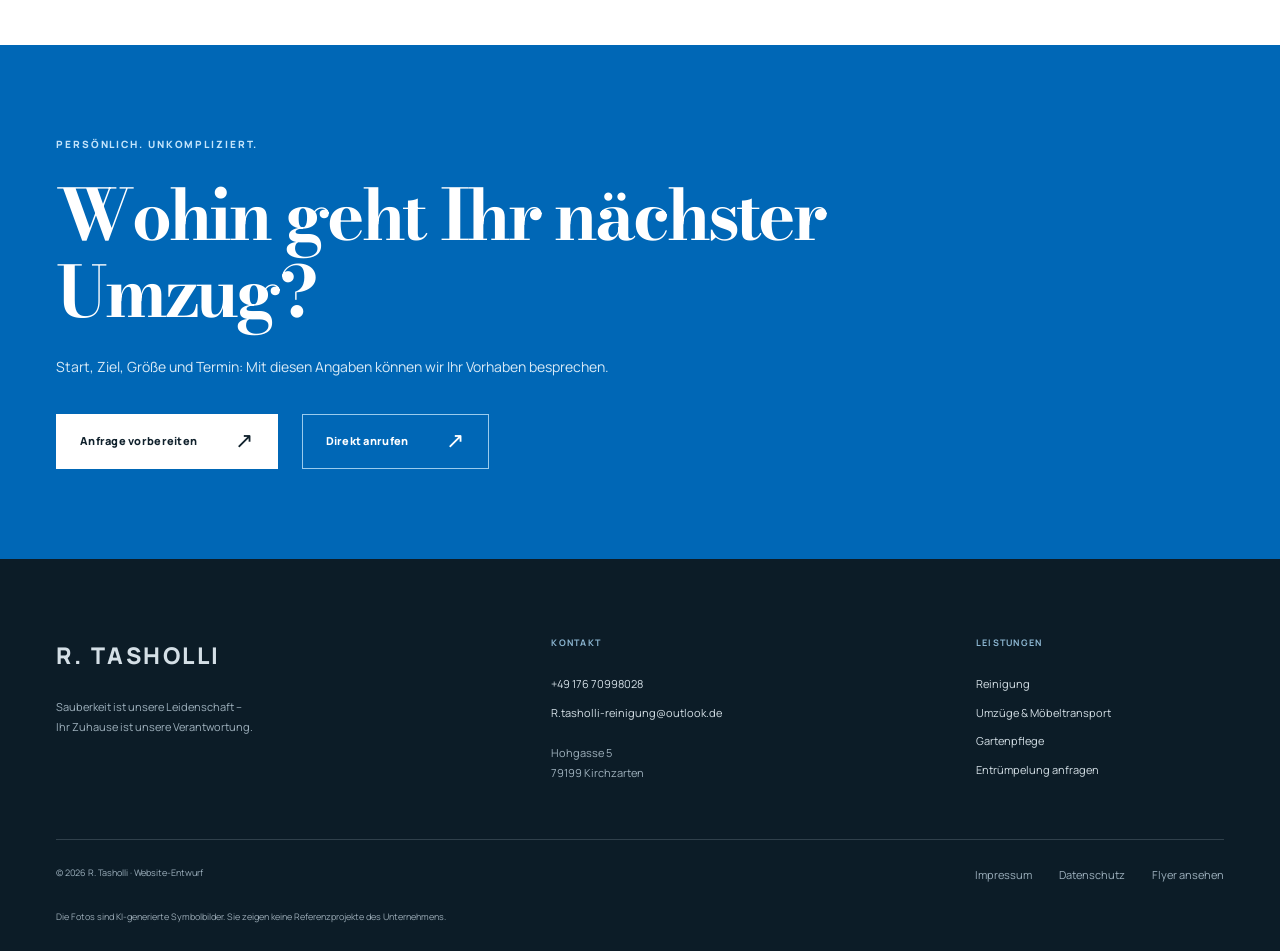
<file: docs/umzuege.html>
<!doctype html><html lang="de"><head><meta charset="utf-8"><meta name="viewport" content="width=device-width,initial-scale=1"><meta name="robots" content="noindex,nofollow"><meta name="theme-color" content="#10212c"><title>Umzüge, Möbeltransport &amp; Entrümpelung | R. Tasholli</title><meta name="description" content="Kleine und große Umzüge, kurze und längere Strecken, Möbeltransport, Entrümpelung und Endreinigung aus Kirchzarten individuell anfragen."><meta property="og:title" content="Umzüge, Möbeltransport &amp; Entrümpelung | R. Tasholli"><meta property="og:description" content="Kleine und große Umzüge, kurze und längere Strecken, Möbeltransport, Entrümpelung und Endreinigung aus Kirchzarten individuell anfragen."><meta property="og:type" content="website"><meta property="og:image" content="https://kastriottafolli.github.io/r-tasholli-reinigung-umzuege/assets/cleaning.webp"><link rel="icon" href="assets/favicon.svg" type="image/svg+xml"><link rel="preload" href="assets/bodoni-bold.ttf" as="font" type="font/ttf" crossorigin><link rel="stylesheet" href="assets/style.css?v=editorial-20261015"><script src="assets/app.js?v=editorial-20261015" defer></script><script src="assets/editorial.js?v=editorial-20261015" defer></script></head><body><a href="#main" class="skip">Zum Inhalt</a><div class="topline"><div class="container"><span>Reinigung · Umzüge · Gartenpflege</span><a href="tel:+4917670998028">+49 176 70998028</a></div></div><header class="site-header"><div class="container header-inner"><a class="brand" href="index.html" aria-label="R. Tasholli – Startseite"><svg class="rt-logo" viewBox="0 0 220 124" aria-hidden="true" focusable="false"><defs><linearGradient id="blue-header" x1="0" y1="0" x2="1" y2="1"><stop stop-color="#061f50"/><stop offset=".65" stop-color="#076ec0"/><stop offset="1" stop-color="#0b2b5e"/></linearGradient></defs><g class="logo-letters" fill="url(#blue-header)"><text x="30" y="83" font-family="Georgia,serif" font-size="100" letter-spacing="-16">RT</text></g><path class="logo-house" d="M148 69 177 45 206 69M157 64v27M198 64v27" fill="none" stroke="#0871bf" stroke-width="5"/><path d="M175 69h7v7h-7zm11 0h7v7h-7zm-11 11h7v7h-7zm11 0h7v7h-7z" fill="#142a45"/><path class="logo-swoosh" d="M9 86Q95 134 214 88" fill="none" stroke="url(#blue-header)" stroke-width="5" stroke-linecap="round"/><g fill="#0783d1"><path class="sparkle" d="m194 15 3 10 10 3-10 3-3 10-3-10-10-3 10-3z"/><path class="sparkle second" d="m213 37 2 7 7 2-7 2-2 7-2-7-7-2 7-2z"/></g></svg><span><strong>R. TASHOLLI</strong><small>REINIGUNG &amp; UMZÜGE</small></span></a><button class="menu-toggle" aria-expanded="false" aria-controls="navigation">Menü <span class="menu-lines" aria-hidden="true"></span></button><nav id="navigation" aria-label="Hauptnavigation"><a href="reinigung.html" >Reinigung</a><a href="umzuege.html" aria-current=page>Umzüge</a><a href="gartenpflege.html" >Gartenpflege</a><a href="index.html#unternehmen">Über uns</a><a class="nav-contact" href="kontakt.html">Anfrage <span aria-hidden="true">↗</span></a></nav><button class="motion-toggle" type="button" aria-pressed="false" title="Animationen pausieren" aria-label="Animationen pausieren">Ⅱ</button></div></header><main id="main"><section class="detail-hero"><div class="detail-hero-copy container"><a class="breadcrumb" href="index.html">Startseite</a><p class="eyebrow">Umzüge</p><h1>Ihr nächster Schritt.<br>Gut organisiert.</h1><p>Ein Sofa, eine Wohnung oder ein ganzes Haus: Wir unterstützen Sie beim Umzug und Möbeltransport. Umfang, Strecke und Ablauf richten sich nach Ihrem Vorhaben.</p><a class="button " href="kontakt.html?service=Umzüge">Individuell anfragen<span aria-hidden="true">↗</span></a></div><figure aria-hidden="true"><img fetchpriority="high" src="assets/moving.webp" alt="Umzüge – KI-generiertes Symbolbild" width="1536" height="1024"><figcaption>Symbolbild</figcaption></figure></section><section class="section container"><div class="section-heading"><div><p class="eyebrow">Größen & Distanzen</p><h2>So viel Hilfe,<br>wie Sie benötigen.</h2></div><p>Jeder Umzug beginnt mit Ihrer Situation. Teilen Sie uns mit, was transportiert werden soll und wohin es geht.</p></div><div class="offering-grid"><article class="offering"><span class="offering-index">01</span><h3>Kleinumzug & Möbeltransport</h3><p>Für einzelne Möbel, ein WG-Zimmer oder eine überschaubare Menge Hausrat.</p><ul><li>Einzelstücke oder mehrere Möbel</li><li>Kartons und kleinere Haushalte</li><li>Start, Ziel und Tragwege abstimmen</li></ul></article><article class="offering"><span class="offering-index">02</span><h3>Wohnungs- & Hausumzug</h3><p>Für den Wechsel in ein neues Zuhause, passend zur Größe Ihres Haushalts.</p><ul><li>Hausrat und Möbel transportieren</li><li>Wohnungsgröße und Umfang klären</li><li>Etagen, Aufzüge und Zufahrten berücksichtigen</li></ul></article><article class="offering"><span class="offering-index">03</span><h3>Büro- & Gewerbeumzug</h3><p>Transport von Büroeinrichtung und Hausrat aus gewerblich genutzten Räumen.</p><ul><li>Möbel, Kartons und Ausstattung</li><li>Ablauf und Zeitfenster abstimmen</li><li>Besondere Transportanforderungen vorab klären</li></ul></article><article class="offering"><span class="offering-index">04</span><h3>Nah- & Fernumzug</h3><p>Eine kurze Strecke oder ein weiter entfernter Zielort: Die Route ist Teil der Planung.</p><ul><li>Start- und Zieladresse angeben</li><li>Entfernung und Fahrtaufwand berücksichtigen</li><li>Verfügbarkeit für die gewünschte Strecke prüfen</li></ul></article><article class="offering"><span class="offering-index">05</span><h3>Entrümpelung</h3><p>Platz schaffen in Räumen, aus denen nicht alles mit umziehen soll.</p><ul><li>Wohnung, Keller, Dachboden oder Garage</li><li>Gegenstände und Menge gemeinsam festlegen</li><li>Abtransport und Entsorgungsumfang ausdrücklich vereinbaren</li></ul></article><article class="offering"><span class="offering-index">06</span><h3>Umzug & Endreinigung</h3><p>Transport und Reinigung für einen Wohnungswechsel gemeinsam anfragen.</p><ul><li>Umzugstermin und Übergabe aufeinander abstimmen</li><li>Zu reinigende Räume festlegen</li><li>Entrümpelung bei Bedarf ergänzen</li></ul></article></div></section><section class="muted section"><div class="container"><p class="eyebrow">Orientierung für Ihre Anfrage</p><h2>Was den Aufwand bestimmt.</h2><div class="factors"><article><span>01</span><h3>Volumen</h3><p>Wie viele Räume, Kartons und Möbelstücke ziehen mit?</p></article><article><span>02</span><h3>Strecke</h3><p>Wo beginnt der Umzug, wo endet er und wann soll er stattfinden?</p></article><article><span>03</span><h3>Zugänge</h3><p>Etagen, Aufzüge, Treppen und Wege bis zum Fahrzeug beeinflussen den Aufwand.</p></article><article><span>04</span><h3>Zusatzbedarf</h3><p>Nennen Sie besondere Möbel, Entrümpelung oder eine gewünschte Endreinigung.</p></article></div><p class="note">Verpackung, Möbelmontage, Halteverbotszonen und Lagerung sind nur dann Bestandteil, wenn sie ausdrücklich angeboten und vereinbart wurden. Fragen Sie Ihren Bedarf bitte vorab an.</p></div></section><section class="section container"><div class="section-heading"><div><p class="eyebrow">Häufige Fragen</p><h2>Vor dem Umzug.</h2></div><p>Ein paar Details machen die Planung deutlich einfacher.</p></div><div class="faq"><details><summary>Ist ein Transport einzelner Möbel möglich?<span aria-hidden="true">+</span></summary><div><p>Ja. Auch einzelne Möbelstücke oder kleinere Mengen können angefragt werden. Nennen Sie Maße, Start und Ziel sowie die Zugänge an beiden Adressen.</p></div></details><details><summary>Wie weit übernehmen Sie Umzüge?<span aria-hidden="true">+</span></summary><div><p>Kurze und längere Strecken können angefragt werden. Die gewünschte Route und die verfügbaren Termine prüfen wir individuell. Ein festes bundesweites oder internationales Einsatzgebiet ist nicht zugesagt.</p></div></details><details><summary>Sind Kartons, Packservice und Möbelmontage enthalten?<span aria-hidden="true">+</span></summary><div><p>Diese Leistungen sind nicht automatisch Bestandteil. Geben Sie in Ihrer Anfrage an, welche Unterstützung Sie benötigen, damit Machbarkeit und Umfang geklärt werden können.</p></div></details><details><summary>Was passiert mit entrümpelten Gegenständen?<span aria-hidden="true">+</span></summary><div><p>Vorab wird geklärt, welche Gegenstände abgeholt werden sollen und welcher Abtransport oder Entsorgungsweg vereinbart wird. Besondere Abfälle müssen ausdrücklich genannt werden.</p></div></details><details><summary>Kann die alte Wohnung anschließend gereinigt werden?<span aria-hidden="true">+</span></summary><div><p>Ja, Umzug und Endreinigung lassen sich gemeinsam anfragen. Geben Sie den Übergabetermin und die Anforderungen für die Reinigung an.</p></div></details></div></section><section class="cta-section"><div class="container"><p class="eyebrow">Persönlich. Unkompliziert.</p><h2>Wohin geht Ihr nächster Umzug?</h2><p>Start, Ziel, Größe und Termin: Mit diesen Angaben können wir Ihr Vorhaben besprechen.</p><div class="buttons"><a class="button " href="kontakt.html">Anfrage vorbereiten<span aria-hidden="true">↗</span></a><a class="button secondary" href="tel:+4917670998028">Direkt anrufen<span aria-hidden="true">↗</span></a></div></div><span class="cta-mark" aria-hidden="true">RT</span></section></main><footer class="footer"><div class="container"><div class="footer-top"><div><a class="footer-name" href="index.html">R. TASHOLLI</a><p>Sauberkeit ist unsere Leidenschaft –<br>Ihr Zuhause ist unsere Verantwortung.</p></div><div><strong>Kontakt</strong><a href="tel:+4917670998028">+49 176 70998028</a><a class="email" href="mailto:R.tasholli-reinigung@outlook.de">R.tasholli-reinigung@outlook.de</a><p>Hohgasse 5<br>79199 Kirchzarten</p></div><div><strong>Leistungen</strong><a href="reinigung.html">Reinigung</a><a href="umzuege.html">Umzüge & Möbeltransport</a><a href="gartenpflege.html">Gartenpflege</a><a href="kontakt.html?service=Entrümpelung">Entrümpelung anfragen</a></div></div><div class="footer-bottom"><span>© 2026 R. Tasholli · Website-Entwurf</span><div><a href="impressum.html">Impressum</a><a href="datenschutz.html">Datenschutz</a><a href="assets/flyer-a5.pdf" download>Flyer ansehen</a></div></div><p class="image-note">Die Fotos sind KI-generierte Symbolbilder. Sie zeigen keine Referenzprojekte des Unternehmens.</p></div></footer><div class="mobile-contact"><a href="tel:+4917670998028">Anrufen</a><a href="kontakt.html">Anfragen <span aria-hidden="true">↗</span></a></div></body></html>
</file>
<file: docs/assets/style.css>
@font-face{font-family:Manrope;src:url(manrope-regular.ttf) format('truetype');font-weight:400;font-display:swap}
@font-face{font-family:Manrope;src:url(manrope-bold.ttf) format('truetype');font-weight:600 700;font-display:swap}
@font-face{font-family:Manrope;src:url(manrope-extrabold.ttf) format('truetype');font-weight:800;font-display:swap}
@font-face{font-family:Bodoni;src:url(bodoni-bold.ttf) format('truetype');font-weight:700;font-style:normal;font-display:swap}
@font-face{font-family:Bodoni;src:url(bodoni-italic.ttf) format('truetype');font-weight:400;font-style:italic;font-display:swap}
:root{--navy:#10212c;--ink:#172b37;--blue:#0067b6;--cyan:#8dd7fa;--muted:#596873;--paper:#f4f4f0;--line:#d9dedf;--max:1380px;--ease:cubic-bezier(.22,1,.36,1)}
*{box-sizing:border-box}html{scroll-behavior:smooth;scroll-padding-top:100px}body{margin:0;background:#fff;color:var(--ink);font:400 15px/1.8 Manrope,Arial,sans-serif;-webkit-font-smoothing:antialiased}h1,h2,h3,p,figure{margin:0}h1,h2{font:700 clamp(42px,4.4vw,68px)/1.09 Bodoni,Georgia,serif;letter-spacing:-.045em}h1{font-size:clamp(52px,6vw,90px)}h2 em,h1 em{font-weight:400;letter-spacing:-.055em}h3{font-size:21px;line-height:1.3;letter-spacing:-.035em}p{color:var(--muted)}p+p{margin-top:20px}a{color:inherit;text-decoration:none}button,input,select,textarea{font:inherit}button,a,input,select,textarea{-webkit-tap-highlight-color:transparent}button{cursor:pointer;border-radius:0}img{display:block;width:100%;height:auto}a,button{touch-action:manipulation}button:disabled{cursor:default}ul{color:var(--muted);padding-left:20px}li+li{margin-top:7px}::selection{background:var(--cyan);color:var(--navy)}:focus-visible{outline:3px solid #0089da;outline-offset:5px}[hidden]{display:none!important}.container{width:min(var(--max),calc(100% - 112px));margin-inline:auto}.section{padding-block:112px}.eyebrow{font-size:10px;font-weight:800;letter-spacing:.19em;text-transform:uppercase;color:var(--blue);margin-bottom:24px}.skip{position:fixed;top:-150px;left:20px;z-index:100;padding:12px 20px;background:#fff}.skip:focus{top:20px}.topline{background:var(--navy);color:#d4dee4;font-size:9px;letter-spacing:.1em;padding:8px 0}.topline .container{display:flex;align-items:center;justify-content:space-between}.topline a:hover{color:var(--cyan)}
/* Compact masthead, consistent on every page. */
.site-header{position:sticky;top:0;z-index:50;background:rgba(255,255,255,.98);border-bottom:1px solid #e5e8e8;transition:box-shadow .3s}.has-scrolled .site-header{box-shadow:0 4px 24px #10212c0b}.header-inner{height:94px;display:flex;align-items:center;gap:26px}.brand{display:flex;align-items:center;gap:12px;flex:none}.rt-logo{width:83px;height:55px;overflow:visible}.brand strong{font-size:17px;display:block;letter-spacing:.12em;font-weight:800}.brand small{display:block;font-size:7px;letter-spacing:.22em;margin-top:3px}.header-inner nav{display:flex;gap:30px;align-items:center;margin-left:auto;font-size:11px;font-weight:700}.header-inner nav a{position:relative;padding-block:12px}.header-inner nav a:not(.nav-contact):after{content:'';position:absolute;bottom:5px;left:0;right:0;height:1px;background:var(--blue);transform:scaleX(0);transform-origin:left;transition:transform .3s var(--ease)}.header-inner nav a:hover:after,.header-inner nav a[aria-current]:after{transform:scaleX(1)}.nav-contact{display:flex;align-items:center;gap:26px;background:var(--blue);color:white;padding:14px 22px!important;min-height:47px}.nav-contact:hover{background:#00518f}.nav-contact span{font-size:18px}.menu-toggle{display:none;border:0;background:transparent;color:var(--ink);min-height:44px}.motion-toggle{flex:none;width:34px;height:34px;display:grid;place-items:center;border:1px solid #cbd3d6;background:transparent;color:var(--ink);font:14px Arial,sans-serif;border-radius:50%}.motion-toggle:hover{border-color:var(--blue);color:var(--blue)}.logo-swoosh{stroke-dasharray:260;animation:logo-draw 1.3s var(--ease) both}.logo-house{stroke-dasharray:160;animation:logo-draw 1.1s .15s var(--ease) both}.sparkle{animation:logo-glow 1.8s .4s both;transform-origin:center;transform-box:fill-box}@keyframes logo-draw{from{opacity:0;stroke-dashoffset:260}to{opacity:1;stroke-dashoffset:0}}@keyframes logo-glow{0%{opacity:.3}60%{opacity:1}80%{opacity:.6}100%{opacity:1}}
/* Photographs carry the motion. Copy and controls stay in place. */
.hero{position:relative;isolation:isolate;background:var(--navy);color:white;overflow:hidden;min-height:720px;display:flex;flex-direction:column;justify-content:space-between}.hero-gallery,.hero-shade{position:absolute;inset:0;z-index:-1}.hero-photo{position:absolute;inset:0;height:100%;object-fit:cover;object-position:65% 57%;opacity:0;transform:scale(1.06);transition:opacity 1.2s ease,transform 10s linear}.hero-photo.is-active{opacity:1;transform:scale(1)}.hero-shade{background:linear-gradient(90deg,#081c2bef 0%,#0a1c2cc7 33%,#10212c38 75%),linear-gradient(0deg,#081c2ce0 0%,transparent 36%)}.hero-inner{padding-top:90px;padding-bottom:70px}.hero .eyebrow{color:#bbd7e7;display:flex;align-items:center;gap:16px}.hero .eyebrow:before{content:'';height:1px;width:35px;background:var(--cyan)}.hero h1{max-width:950px;font-size:clamp(58px,6.5vw,101px);line-height:1.05;letter-spacing:-.047em;text-wrap:balance}.hero h1 em{color:var(--cyan)}.hero-copy{margin-top:29px;max-width:480px;font-size:14px;line-height:1.9;color:#e0e8ec}.buttons{display:flex;flex-wrap:wrap;align-items:center;gap:24px;margin-top:34px}.button{position:relative;display:inline-flex;align-items:center;justify-content:space-between;gap:38px;background:var(--blue);color:#fff;border:1px solid transparent;min-height:55px;padding:15px 23px;font-size:11px;font-weight:800;letter-spacing:.025em;transition:background .25s,color .25s}.button span{font:22px/1 Arial,sans-serif;transition:transform .3s var(--ease)}.button:hover{background:#00538f;color:#fff}.button:hover span{transform:translate(3px,-3px)}.button.secondary{border-color:#93a7b6;background:transparent;color:white}.button.secondary:hover{background:#ffffff12}.button.secondary.dark{border-color:#80929d;color:var(--ink)}.hero-call{display:block;font-size:13px;letter-spacing:.03em}.hero-call>span{display:block;color:#b8cbd7;font-size:9px;margin-bottom:2px}.hero-call:hover{color:var(--cyan)}.hero-bottom{position:relative;padding-bottom:26px}.hero-selectors{display:grid;grid-template-columns:repeat(3,1fr);gap:40px}.hero-select{display:flex;align-items:flex-start;gap:18px;text-align:left;position:relative;min-width:0;padding:23px 0 0;background:transparent;color:#fff;border:0;border-top:1px solid #ffffff50;font-size:14px;line-height:1.4}.hero-select:before{content:'';position:absolute;height:2px;top:-1px;left:0;right:0;background:var(--cyan);transform:scaleX(0);transform-origin:left;transition:transform .5s var(--ease)}.hero-select.is-active:before{transform:scaleX(1)}.selector-number{font-size:10px;color:#a6c3d3;letter-spacing:.08em;padding-top:3px}.hero-select small{display:block;font-size:10px;color:#b9cbd6;margin-top:8px}.selector-arrow{margin-left:auto;font-size:22px;color:#d7e5ee}.hero-select:hover .selector-arrow{color:var(--cyan)}.hero-enter{animation:enter .95s var(--ease) both}.hero-enter:nth-child(2){animation-delay:.12s}.hero-enter:nth-child(3){animation-delay:.23s}.hero-enter:nth-child(4){animation-delay:.34s}@keyframes enter{from{opacity:0;transform:translateY(22px)}to{opacity:1;transform:translateY(0)}}
.intro-section{display:grid;grid-template-columns:1fr 2.1fr;gap:80px}.intro-label .eyebrow{max-width:190px;line-height:1.9}.fine-line{display:block;width:48px;height:1px;background:var(--blue);margin:30px 0}.intro-location{font-size:11px;color:var(--muted);line-height:1.8}.intro-copy h2{font-size:clamp(40px,4.3vw,66px)}.intro-copy>p{max-width:640px;font-size:14px;margin-top:30px}.text-link{display:inline-flex;align-items:center;justify-content:space-between;gap:28px;border:0;border-bottom:1px solid #9baeb9;background:transparent;font-size:11px;font-weight:800;color:var(--ink);padding:8px 0;margin-top:24px}.text-link span{font:20px/1 Arial,sans-serif;transition:transform .3s var(--ease)}.text-link:hover{color:var(--blue);border-color:var(--blue)}.text-link:hover span{transform:translate(2px,-2px)}.section-heading{display:flex;justify-content:space-between;align-items:flex-end;gap:70px;margin-bottom:52px}.section-heading>p{max-width:355px;font-size:13px}.service-worlds{background:var(--navy);color:white;padding-bottom:64px}.service-worlds .eyebrow{color:var(--cyan)}.service-worlds .section-heading>p{color:#b8c6ce}.world-grid{display:grid;grid-template-columns:repeat(3,minmax(0,1fr));gap:22px}.world-card{position:relative;isolation:isolate;display:flex;flex-direction:column;justify-content:space-between;aspect-ratio:.7;min-height:470px;overflow:hidden;color:white;background:#203442;padding:28px}.world-image{position:absolute;inset:0;z-index:-2}.world-image img{width:100%;height:100%;object-fit:cover;transition:transform 1.1s var(--ease)}.world-card:first-child .world-image img{object-position:64% center}.world-card:nth-child(2) .world-image img{object-position:45% center}.world-card:after{content:'';position:absolute;inset:0;background:linear-gradient(180deg,#071c2a48,transparent 25%,#091d2b80 55%,#091c2bf7);z-index:-1}.world-number{font-size:9px;font-weight:700;letter-spacing:.13em;align-self:flex-start;border:1px solid #ffffff70;padding:6px 10px;background:#12253535}.world-copy h3{font:700 clamp(34px,3vw,48px)/1.1 Bodoni,Georgia,serif;letter-spacing:-.04em}.world-copy p{font-size:11px;color:#e2e9ed;margin-top:18px;line-height:1.9}.world-link{display:flex;justify-content:space-between;align-items:center;border-top:1px solid #ffffff50;padding-top:21px;margin-top:25px;font-size:10px;font-weight:700}.world-link>span{font-size:22px;transition:transform .35s var(--ease)}.world-card:focus-visible{outline-offset:5px}.service-directory{display:grid;grid-template-columns:1fr 2.1fr;gap:80px;border-top:1px solid #ffffff26;padding-top:30px;margin-top:42px}.service-directory>span{color:#a1bccd;font-size:9px;letter-spacing:.08em;text-transform:uppercase}.service-directory p{color:#c1cfd7;font-size:11px;line-height:2.1}
.feature-editorial{display:grid;grid-template-columns:1.06fr 1fr;background:var(--paper)}.feature-photo{position:relative;min-height:640px}.feature-photo img{height:100%;object-fit:cover;object-position:40% center;position:absolute;inset:0}.photo-label{position:absolute;left:32px;bottom:28px;font-size:9px;color:white;letter-spacing:.14em;background:#10212ccf;padding:11px 17px}.feature-copy{align-self:center;padding:85px clamp(40px,6vw,110px)}.feature-copy>p:not(.eyebrow){margin-top:28px;font-size:13px;max-width:450px}.feature-list{list-style:none;padding:0;margin:28px 0 32px;font-size:11px}.feature-list li{position:relative;border-top:1px solid #ced5d7;padding:10px 0 10px 24px;margin:0}.feature-list li:before{content:'↗';position:absolute;left:0;color:var(--blue)}.steps{display:grid;grid-template-columns:repeat(4,minmax(0,1fr));gap:32px}.steps article{border-top:1px solid #b9c6ce;padding-top:24px}.step-no{font-size:9px;color:var(--blue);letter-spacing:.08em;font-weight:700}.steps h3{font-size:19px;max-width:200px;margin:26px 0 16px;line-height:1.4}.steps p{font-size:12px;line-height:1.9}.about-section{padding-block:105px;background:var(--paper)}.about-grid{display:grid;grid-template-columns:1fr 1.2fr;align-items:center;gap:100px}.brand-stage{position:relative;display:flex;flex-direction:column;align-items:center;justify-content:center;min-height:400px;border:1px solid #cfdbdf;background:#fff}.brand-stage:before{position:absolute;content:'';height:4px;width:70px;top:-1px;left:-1px;background:var(--blue)}.brand-stage .rt-logo{width:250px;height:155px}.brand-stage p{font:29px Georgia,serif;letter-spacing:.12em;color:var(--navy);margin-top:24px}.brand-stage>span{font-size:9px;letter-spacing:.25em;margin-top:16px}.about-grid>div>p:not(.eyebrow){font-size:13px;margin-top:26px;max-width:560px}.address-line{font-size:10px;color:var(--muted);letter-spacing:.05em;border-top:1px solid #c7d3d9;margin-top:28px;padding-top:20px}.faq-section .section-heading{margin-bottom:40px}.faq details{border-top:1px solid #d0d9dd}.faq details:last-child{border-bottom:1px solid #d0d9dd}.faq summary{cursor:pointer;list-style:none;display:flex;justify-content:space-between;align-items:center;gap:30px;padding:26px 0;font-size:14px;font-weight:700}.faq summary::-webkit-details-marker{display:none}.faq summary span{font:26px Arial;color:var(--blue);transition:transform .2s}.faq details[open] summary span{transform:rotate(45deg)}.faq details>div{padding:0 50px 28px 0;max-width:960px;font-size:13px}.cta-section{background:var(--blue);padding-block:90px;color:white}.cta-section .eyebrow{color:#c3e4fb}.cta-section h2{font-size:clamp(57px,6.6vw,98px)}.cta-layout{display:grid;grid-template-columns:1.4fr 1fr;gap:75px;align-items:center}.cta-layout>div>p:not(.eyebrow){color:#e1eff9;font-size:14px;margin-bottom:28px}.cta-section .button{background:white;color:var(--navy)}.cta-section .button:hover{background:#dfedf5}.cta-phone{display:block;width:fit-content;color:white;font-size:15px;margin-top:24px}.cta-phone:hover{border-bottom:1px solid white}.cta-section:not(:has(.cta-layout)) h2{font-size:clamp(43px,5.5vw,76px);max-width:1000px}.cta-section:not(:has(.cta-layout)) p:not(.eyebrow){color:#d8eaf6;font-size:14px;max-width:650px;margin-top:24px}.cta-section .button.secondary{background:transparent;color:white;border-color:#9acbed}.cta-mark{display:none}
.footer{background:#0c1c27;color:#d4dfe6;padding:76px 0 26px}.footer-top{display:grid;grid-template-columns:1.2fr 1fr .7fr;gap:70px}.footer-top>div{display:flex;align-items:start;flex-direction:column;gap:9px}.footer-name{font-size:23px;letter-spacing:.11em;font-weight:800}.footer p{color:#9fb1bd;font-size:11px;margin-top:12px}.footer strong{font-size:9px;letter-spacing:.14em;text-transform:uppercase;color:#8db7d2;margin-bottom:14px}.footer a:not(.footer-name){font-size:11px}.footer a:hover{color:var(--cyan)}.footer-bottom{border-top:1px solid #30404b;padding-top:25px;margin-top:56px;display:flex;justify-content:space-between;gap:30px;font-size:9px;color:#9db0bd}.footer-bottom>div{display:flex;gap:27px}.footer .image-note{font-size:9px;max-width:760px;margin-top:24px;color:#9babb6}.email{overflow-wrap:anywhere}.mobile-contact{display:none}
/* Service pages: one image-led opening and substantial content. */
.detail-hero{position:relative;isolation:isolate;display:flex;align-items:center;min-height:610px;background:var(--navy);color:white;overflow:hidden}.detail-hero figure{position:absolute;inset:0;z-index:-2}.detail-hero figure img{height:100%;object-fit:cover;object-position:70% center}.detail-hero:after{content:'';position:absolute;inset:0;z-index:-1;background:linear-gradient(90deg,#0b1e2ced,#0b1e2cbb 43%,#0b1e2c16)}.detail-hero-copy{padding-block:70px}.breadcrumb{display:inline-block;font-size:10px;color:#c1d4df;border-bottom:1px solid #7b96a7;margin-bottom:28px}.detail-hero .eyebrow{color:var(--cyan);margin-bottom:20px}.detail-hero h1{max-width:820px;font-size:clamp(55px,6vw,90px)}.detail-hero p:not(.eyebrow){color:#dae6ed;max-width:510px;font-size:14px;margin-top:27px}.detail-hero .button{margin-top:30px}.detail-hero figcaption{display:none}.offering-grid{display:grid;grid-template-columns:repeat(3,minmax(0,1fr));border-top:1px solid var(--line);border-left:1px solid var(--line)}.offering{padding:37px 30px 33px;border-right:1px solid var(--line);border-bottom:1px solid var(--line)}.offering-index{font-size:10px;font-weight:700;color:var(--blue);letter-spacing:.1em}.offering h3{font-size:22px;margin-top:23px;hyphens:auto;overflow-wrap:anywhere}.offering p{font-size:12px;margin-top:20px;line-height:1.9}.offering ul{font-size:11px;margin-top:22px;line-height:1.9;padding-left:16px}.muted{background:var(--paper)}.two-column{display:grid;grid-template-columns:1fr 1fr;gap:90px}.two-column p:not(.eyebrow){font-size:14px;margin-top:27px}.check-panel{padding:38px;background:white;border-top:3px solid var(--blue)}.check-panel h3{font-size:23px}.check-panel ul{font-size:12px;line-height:1.9}.check-panel p{font-size:12px!important}.factors{display:grid;grid-template-columns:repeat(4,minmax(0,1fr));gap:36px;margin-top:50px}.factors span{font-size:10px;color:var(--blue);letter-spacing:.1em}.factors h3{margin:18px 0;font-size:22px}.factors p{font-size:12px}.note{font-size:11px;border-top:1px solid var(--line);padding-top:24px;margin-top:38px;max-width:980px}
/* Enquiry works independently of presentation effects. */
.contact-intro{padding-bottom:64px}.contact-intro h1{font-size:clamp(47px,5.5vw,82px);max-width:1050px}.lede{font-size:15px;max-width:670px;margin-top:30px}.contact-grid{display:grid;grid-template-columns:.85fr 1.25fr;gap:95px;align-items:start;min-width:0}.contact-grid>*{min-width:0}.contact-grid aside h2{font-size:36px}.contact-item{margin-top:30px}.contact-item>span{display:block;font-size:9px;font-weight:800;letter-spacing:.13em;text-transform:uppercase;color:var(--blue);margin-bottom:9px}.contact-item>a{font-size:19px;font-weight:700}.contact-item>a:hover{color:var(--blue)}.contact-item a.email{font-size:13px}.contact-item p{font-size:13px}.contact-tips{border-top:1px solid var(--line);margin-top:35px;padding-top:30px}.contact-tips h3{font-size:19px}.contact-tips ul{font-size:12px}.form-panel{background:var(--paper);padding:42px;min-width:0}.form-panel h2{font-size:38px}.form-panel form>p:not(.eyebrow){font-size:11px;margin:20px 0 24px}.form-grid{display:grid;grid-template-columns:minmax(0,1fr) minmax(0,1fr);gap:0 20px}label{display:block;font-size:11px;font-weight:700;margin-top:20px}input,select,textarea{display:block;width:100%;min-width:0;min-height:48px;padding:12px;border:1px solid #bbc7cd;border-radius:0;color:var(--ink);background:white;margin-top:8px;font-size:14px}textarea{resize:vertical}input::placeholder,textarea::placeholder{font-size:11px;color:#6b7b86}.form-panel .button{margin-top:25px}.form-panel .form-note{font-size:10px!important;line-height:1.8;margin-bottom:0!important}.request-preview pre{white-space:pre-wrap;overflow-wrap:anywhere;max-width:100%;font:12px/1.9 Manrope,Arial,sans-serif;background:white;border:1px solid var(--line);padding:25px;margin-top:25px}.request-preview>p:not(.eyebrow){font-size:12px;margin-top:20px}.request-preview .buttons{gap:15px}.request-preview .button{margin-top:0;gap:15px}.narrow{max-width:900px;min-height:60vh}.narrow h1{font-size:clamp(44px,6vw,74px);margin-bottom:35px;overflow-wrap:anywhere}.narrow h2{font-family:Manrope,Arial,sans-serif;font-size:23px;letter-spacing:-.03em;line-height:1.4;margin:38px 0 20px}.narrow p{font-size:13px}.notice{background:var(--paper);border-left:3px solid var(--blue);padding:26px}.notice p{margin-top:12px}
/* Progressive enhancement: observers are optional. */
.reveal-enabled [data-reveal]{opacity:0;transform:translateY(26px);transition:opacity .85s var(--ease),transform .85s var(--ease)}.reveal-enabled [data-reveal].is-visible{opacity:1;transform:none}.world-grid [data-reveal]:nth-child(2),.steps [data-reveal]:nth-child(2){transition-delay:80ms}.world-grid [data-reveal]:nth-child(3),.steps [data-reveal]:nth-child(3){transition-delay:160ms}.steps [data-reveal]:nth-child(4){transition-delay:240ms}
@media(hover:hover) and (pointer:fine){.world-card:hover .world-image img{transform:scale(1.045)}.world-card:hover .world-link>span{transform:translate(4px,-4px)}}
@media(min-width:1700px){.hero{min-height:820px}.hero-inner{padding-top:115px;padding-bottom:105px}}
@media(max-width:1200px){.container{width:calc(100% - 72px)}.header-inner{gap:18px}.header-inner nav{gap:19px}.brand strong{font-size:15px}.rt-logo{width:72px}.section{padding-block:92px}.intro-section,.service-directory{gap:50px;grid-template-columns:1fr 2.5fr}.world-card{padding:23px;min-height:450px}.world-copy h3{font-size:37px}.world-copy p{font-size:10px}.feature-copy{padding:60px 42px}.about-grid{gap:60px}.footer-top{gap:40px}.contact-grid{gap:50px}.two-column{gap:55px}}
@media(max-width:980px){.header-inner{height:80px}.menu-toggle{display:flex;align-items:center;gap:12px;font-size:11px;font-weight:700;margin-left:auto;padding:10px 0}.menu-lines{display:block;width:21px;height:12px;border-top:1px solid currentColor;border-bottom:1px solid currentColor;position:relative;transition:transform .3s}.menu-toggle[aria-expanded=true] .menu-lines{transform:rotate(-45deg);height:0;border-bottom:0}.menu-toggle[aria-expanded=true] .menu-lines:after{content:'';position:absolute;left:0;top:-1px;width:21px;border-top:1px solid currentColor;transform:rotate(90deg)}.header-inner nav{display:none;position:absolute;top:80px;left:0;right:0;padding:20px 36px 28px;margin:0;background:white;border-bottom:1px solid var(--line);box-shadow:0 18px 30px #10212c12;font-size:14px}.header-inner nav.is-open{display:flex;flex-direction:column;align-items:stretch;gap:0}.header-inner nav a{padding:15px 0}.header-inner nav .nav-contact{margin-top:10px;justify-content:space-between}.hero{min-height:690px}.hero h1{font-size:clamp(57px,7.5vw,78px);max-width:720px}.hero-inner{padding-top:80px;padding-bottom:65px}.hero-selectors{gap:25px}.selector-arrow{display:none}.hero-select{gap:12px}.section-heading{gap:40px}.section-heading>p{max-width:280px;font-size:12px}.world-grid{gap:16px}.world-card{padding:22px 18px;min-height:430px}.world-copy h3{font-size:clamp(26px,3.35vw,32px)}.world-number{font-size:8px;padding:5px 7px;letter-spacing:.08em}.world-link{font-size:9px}.feature-photo{min-height:580px}.feature-copy h2{font-size:45px}.feature-copy{padding:60px 35px}.steps{grid-template-columns:repeat(2,minmax(0,1fr));gap:38px}.steps h3{max-width:100%}.about-grid{gap:38px}.brand-stage{min-height:340px}.brand-stage .rt-logo{width:210px}.brand-stage p{font-size:23px}.about-grid h2{font-size:43px}.cta-layout{gap:50px}.footer-top{grid-template-columns:1fr 1fr}.footer-top>div:last-child{grid-column:1/-1}.offering-grid{grid-template-columns:repeat(2,minmax(0,1fr))}.factors{grid-template-columns:repeat(2,minmax(0,1fr))}.contact-grid{grid-template-columns:1fr;gap:50px}.contact-grid aside{display:grid;grid-template-columns:1fr 1fr;gap:0 40px}.contact-grid aside h2,.contact-tips{grid-column:1/-1}}
@media(max-width:700px){
html{scroll-padding-top:90px}.container{width:calc(100% - 40px)}.topline{display:none}.header-inner{height:76px;gap:17px}.brand{gap:7px}.rt-logo{width:62px;height:43px}.brand strong{font-size:13px;letter-spacing:.1em}.brand small{font-size:6px;letter-spacing:.15em}.menu-toggle{gap:9px;font-size:10px}.motion-toggle{width:44px;height:44px;font-size:12px}.header-inner nav{top:76px;padding:15px 20px 25px}.section{padding-block:65px}.eyebrow{font-size:9px;letter-spacing:.14em;margin-bottom:21px}h2{font-size:40px;line-height:1.12}h3{font-size:22px}
.hero{min-height:660px;min-height:max(660px,calc(100svh - 136px))}.hero-inner{padding-top:65px;padding-bottom:55px}.hero h1{font-size:clamp(42px,10.4vw,70px);max-width:550px;line-height:1.08;letter-spacing:-.05em;text-wrap:initial}.hero h1 em{display:block}.hero .eyebrow{font-size:8px;letter-spacing:.17em}.hero .eyebrow:before{width:24px}.hero-copy{font-size:12px;line-height:1.9;max-width:320px;margin-top:25px}.hero-photo{object-position:68% center;transform:none;transition:opacity .7s ease}.hero-photo.is-active{transform:none}.hero-shade{background:linear-gradient(90deg,#081c2beb,#081c2c9e 72%,#081c2c60),linear-gradient(0deg,#081c2cbd,transparent 60%)}.buttons{gap:22px;margin-top:28px}.button{font-size:10px;min-height:52px;padding:14px 19px;gap:30px}.hero-call{font-size:11px}.hero-call>span{font-size:8px}.hero-bottom{padding-bottom:24px}.hero-selectors{gap:15px}.hero-select{padding-top:18px;display:block;font-size:11px;min-height:55px;line-height:1.4}.selector-number{display:block;font-size:8px;padding:0;margin-bottom:7px}.hero-select small{display:none}
.intro-section{grid-template-columns:1fr;gap:25px}.intro-label .eyebrow{max-width:none;margin:0}.fine-line,.intro-location{display:none}.intro-copy h2{font-size:40px}.intro-copy>p{font-size:13px;margin-top:24px}.text-link{font-size:11px;margin-top:20px}.section-heading{display:block;margin-bottom:32px}.section-heading>p{max-width:100%;font-size:12px;margin-top:25px}.service-worlds{padding-bottom:42px}.world-grid{grid-template-columns:1fr;gap:22px}.world-card{aspect-ratio:auto;min-height:450px;padding:26px}.world-copy h3{font-size:47px}.world-copy p{font-size:12px;line-height:1.8;margin-top:17px}.world-number{font-size:9px;padding:7px 10px;letter-spacing:.12em}.world-link{font-size:11px;padding-top:20px;margin-top:26px}.world-image img{object-position:center 60%}.world-card:first-child .world-image img{object-position:64% 45%}.world-card:nth-child(2) .world-image img{object-position:45% center}.service-directory{display:block;margin-top:30px;padding-top:23px}.service-directory>span{font-size:8px}.service-directory p{font-size:10px;line-height:2;margin-top:15px}
.feature-editorial{grid-template-columns:1fr}.feature-photo{min-height:0;height:340px}.feature-photo img{object-position:50% 63%}.photo-label{left:20px;bottom:20px;font-size:8px;padding:9px 13px}.feature-copy{padding:47px 20px 56px}.feature-copy h2{font-size:45px;line-height:1.1}.feature-copy>p:not(.eyebrow){font-size:13px;max-width:100%}.feature-list{margin-block:25px 28px}.steps{grid-template-columns:1fr;gap:28px}.steps article{padding-top:18px;display:grid;grid-template-columns:1fr;gap:0}.steps h3{font-size:20px;margin:14px 0 12px}.steps p{font-size:12px;max-width:480px}.step-no{font-size:8px}.about-section{padding-block:65px}.about-grid{grid-template-columns:1fr;gap:38px}.brand-stage{min-height:285px}.brand-stage .rt-logo{width:210px;height:120px}.brand-stage p{font-size:24px;margin-top:15px}.brand-stage>span{font-size:8px;margin-top:15px}.about-grid h2{font-size:40px}.about-grid>div>p:not(.eyebrow){font-size:12px;margin-top:23px}.address-line{font-size:10px}.faq-section .section-heading{margin-bottom:30px}.faq summary{font-size:12px;padding:22px 0;gap:20px;line-height:1.7}.faq summary span{font-size:25px;flex:none}.faq details>div{font-size:12px;padding:0 12px 23px 0}.cta-section{padding-block:62px}.cta-layout{grid-template-columns:1fr;gap:31px}.cta-section h2{font-size:64px;line-height:1.01}.cta-layout>div>p:not(.eyebrow){font-size:12px;margin-bottom:25px}.cta-phone{font-size:15px;margin-top:24px}.cta-section:not(:has(.cta-layout)) h2{font-size:43px}.cta-section:not(:has(.cta-layout)) p:not(.eyebrow){font-size:12px}.cta-section .buttons{gap:15px}
.footer{padding:52px 0 105px}.footer-top{grid-template-columns:1fr;gap:34px}.footer-top>div:last-child{grid-column:auto}.footer-name{font-size:22px}.footer-top>div{gap:7px}.footer strong{margin-bottom:9px}.footer a:not(.footer-name),.footer p{font-size:11px}.footer-bottom{flex-direction:column;gap:20px;margin-top:36px;padding-top:23px}.footer-bottom>div{gap:23px}.footer .image-note{font-size:8px;line-height:1.9;margin-top:24px}.mobile-contact{position:fixed;bottom:0;left:0;right:0;z-index:60;display:grid;grid-template-columns:1fr 1.25fr;background:white;box-shadow:0 -1px 12px #10212c12;padding-bottom:env(safe-area-inset-bottom)}.mobile-contact a{display:flex;align-items:center;justify-content:center;gap:32px;text-align:center;font-size:11px;font-weight:800;min-height:57px;padding:16px 20px}.mobile-contact a:last-child{background:var(--blue);color:white}.mobile-contact span{font-size:19px;line-height:1}
.detail-hero{min-height:590px}.detail-hero-copy{padding-block:49px}.breadcrumb{font-size:9px;margin-bottom:29px}.detail-hero h1{font-size:clamp(43px,10.4vw,65px);line-height:1.12;max-width:550px}.detail-hero p:not(.eyebrow){font-size:12px;margin-top:25px;max-width:360px}.detail-hero:after{background:linear-gradient(90deg,#0b1e2ce8,#0b1e2c8c),linear-gradient(0deg,#0b1e2c40,#0b1e2c10)}.detail-hero figure img{object-position:65% center}.detail-hero .button{margin-top:27px}.offering-grid{grid-template-columns:1fr}.offering{padding:30px 25px 26px}.offering h3{font-size:22px;margin-top:18px}.offering p{margin-top:17px;font-size:12px}.offering ul{font-size:11px}.two-column{grid-template-columns:1fr;gap:35px}.two-column p:not(.eyebrow){font-size:12px;margin-top:23px}.check-panel{padding:28px 24px}.check-panel h3{font-size:21px}.check-panel ul{font-size:11px}.check-panel p{font-size:11px!important}.factors{grid-template-columns:1fr;gap:26px;margin-top:30px}.factors>div,.factors>article{border-top:1px solid var(--line);padding-top:20px}.factors h3{font-size:21px;margin:13px 0}.factors p{font-size:12px}.note{font-size:10px;line-height:1.9;margin-top:30px}
.contact-intro{padding-bottom:43px}.contact-intro h1{font-size:43px}.lede{font-size:12px;margin-top:24px}.contact-grid aside{grid-template-columns:1fr;gap:0}.contact-grid aside h2,.contact-tips{grid-column:auto}.contact-grid aside h2{font-size:32px}.contact-item{margin-top:25px}.contact-tips{margin-top:30px;padding-top:25px}.contact-item>a{font-size:18px}.contact-item a.email{font-size:12px}.form-panel{padding:29px 20px}.form-panel h2{font-size:34px}.form-grid{grid-template-columns:1fr}.form-panel form>p:not(.eyebrow){font-size:11px}.form-panel label{font-size:10px}.form-panel input,.form-panel textarea,.form-panel select{font-size:16px;min-height:49px}.request-preview .buttons{align-items:stretch;flex-direction:column}.request-preview pre{padding:16px;font-size:11px}.narrow h1{font-size:43px}.narrow h2{font-size:22px}.narrow p{font-size:12px}.notice{padding:20px}
.reveal-enabled [data-reveal]{transform:translateY(16px);transition-duration:.65s}.world-grid [data-reveal],.steps [data-reveal]{transition-delay:0s!important}
}
@media(max-width:360px){.container{width:calc(100% - 32px)}.header-inner{gap:11px}.rt-logo{width:52px}.brand strong{font-size:11px}.brand small{font-size:5px}.menu-toggle{gap:7px}.motion-toggle{width:44px;height:44px}.hero h1{font-size:39px}.hero-inner{padding-top:48px;padding-bottom:40px}.hero .buttons{gap:16px}.hero-call{font-size:10px}.hero .button{gap:25px;padding-inline:15px}.hero-selectors{gap:12px}.hero-select{font-size:10px}.hero{min-height:630px}.intro-copy h2,h2,.about-grid h2{font-size:36px}.world-card{min-height:420px;padding:23px}.world-copy h3{font-size:43px}.feature-copy h2{font-size:40px}.detail-hero h1{font-size:41px}.footer-bottom>div{gap:16px}}
/* Reading sizes and long brand/service titles are tuned to narrow screens. */
@media(max-width:700px){
  .hero h1{font-size:clamp(31px,9.8vw,68px)}.hero h1 em{font-size:1.38em;line-height:1.12;margin-top:3px}
  .world-copy h3{font-size:clamp(36px,11vw,47px)}
  .hero-copy,.intro-copy>p,.section-heading>p,.world-copy p,.feature-copy>p:not(.eyebrow),.steps p,.about-grid>div>p:not(.eyebrow),.faq details>div,.cta-layout>div>p:not(.eyebrow),.detail-hero p:not(.eyebrow),.offering p,.two-column p:not(.eyebrow),.factors p,.lede,.contact-item p,.narrow p{font-size:14px}
  .hero-copy{line-height:1.8}.offering ul,.check-panel ul,.check-panel p,.feature-list,.contact-tips ul{font-size:13px!important}
  .faq summary{font-size:14px}.form-panel form>p:not(.eyebrow){font-size:12px}.form-panel label{font-size:12px}
  .hero-inner{padding-top:52px;padding-bottom:42px}.hero{min-height:685px}.detail-hero{min-height:620px}
}
@media(max-width:360px){.hero h1{font-size:31px}.hero .buttons{gap:14px}.hero-call{font-size:10px}.world-copy h3{font-size:36px}.hero{min-height:670px}}
.motion-paused *,.motion-paused *:before,.motion-paused *:after{animation:none!important;transition:none!important}.motion-paused [data-reveal]{opacity:1;transform:none}.motion-paused .logo-house,.motion-paused .logo-swoosh{stroke-dashoffset:0}html:has(.motion-paused){scroll-behavior:auto}
@media(prefers-reduced-motion:reduce){html{scroll-behavior:auto}*,*:before,*:after{animation:none!important;transition:none!important}.reveal-enabled [data-reveal]{opacity:1;transform:none}.logo-house,.logo-swoosh{stroke-dashoffset:0}}
</file>
